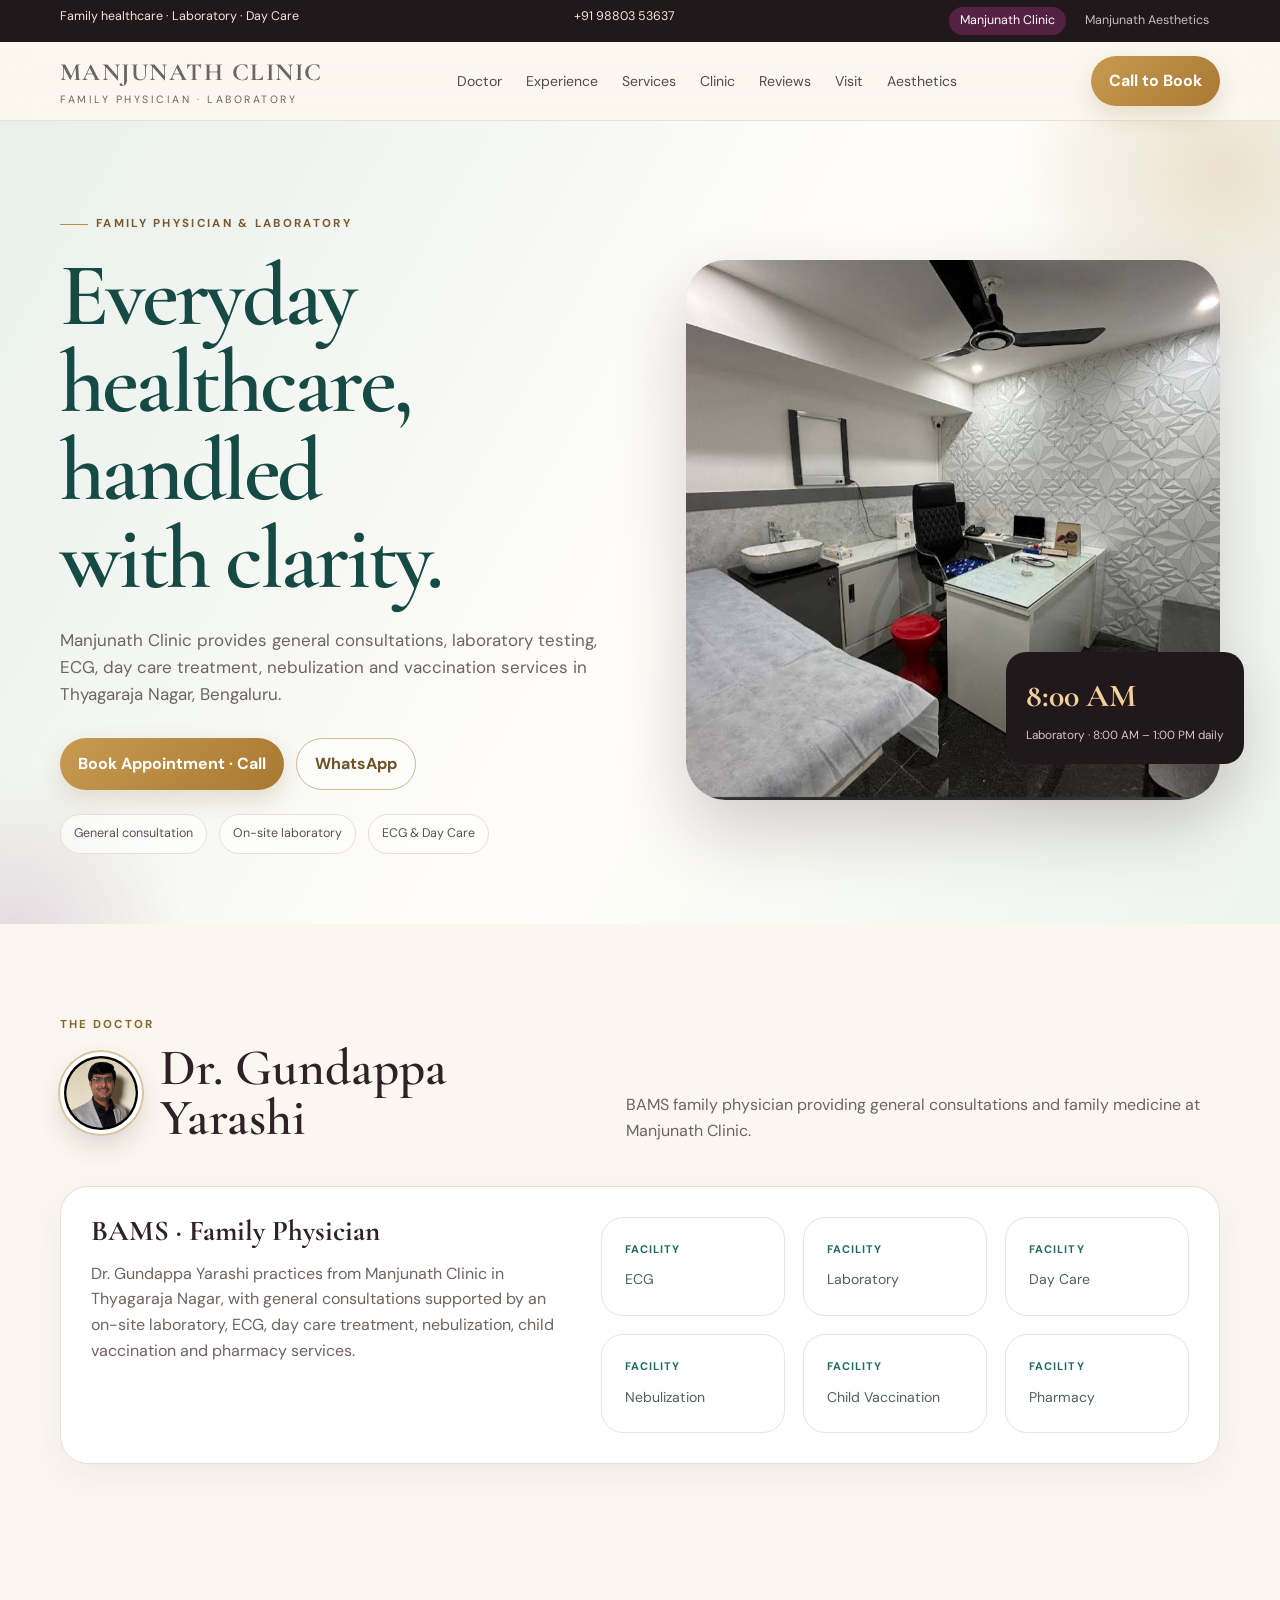
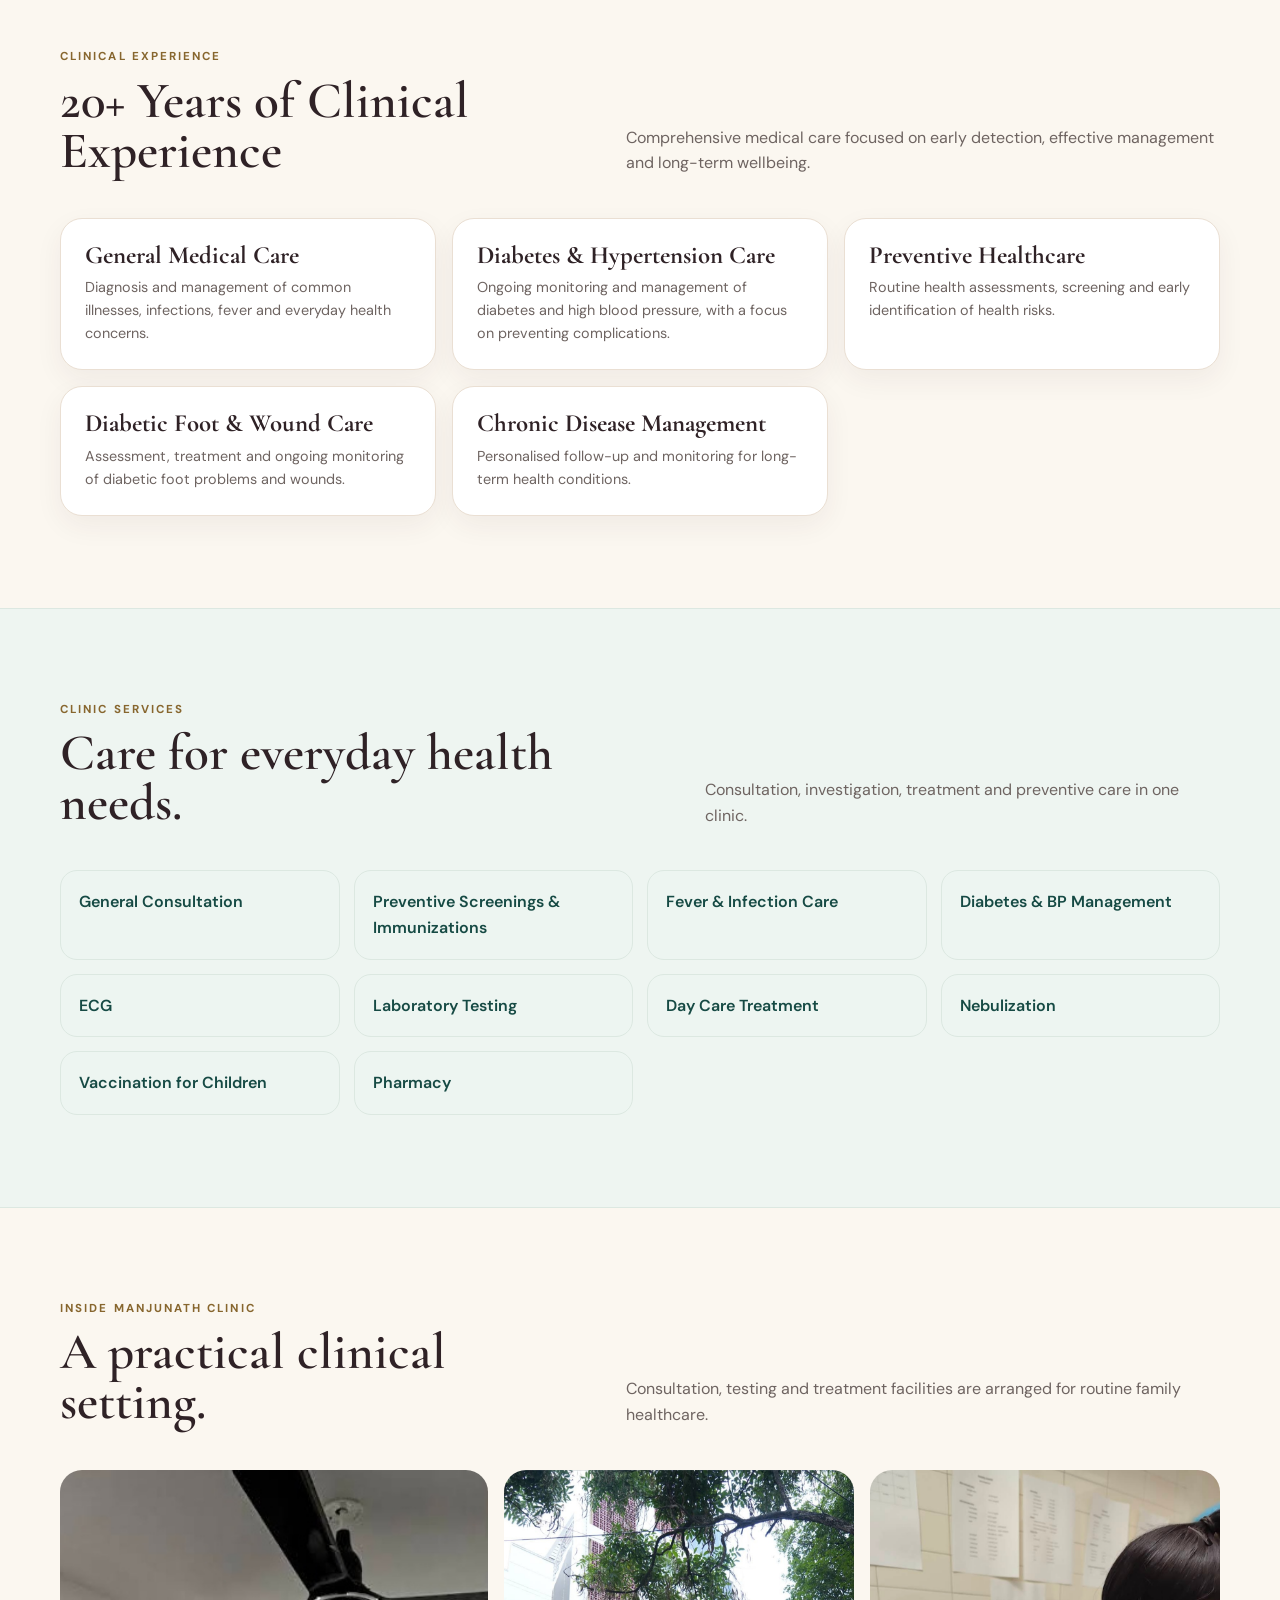
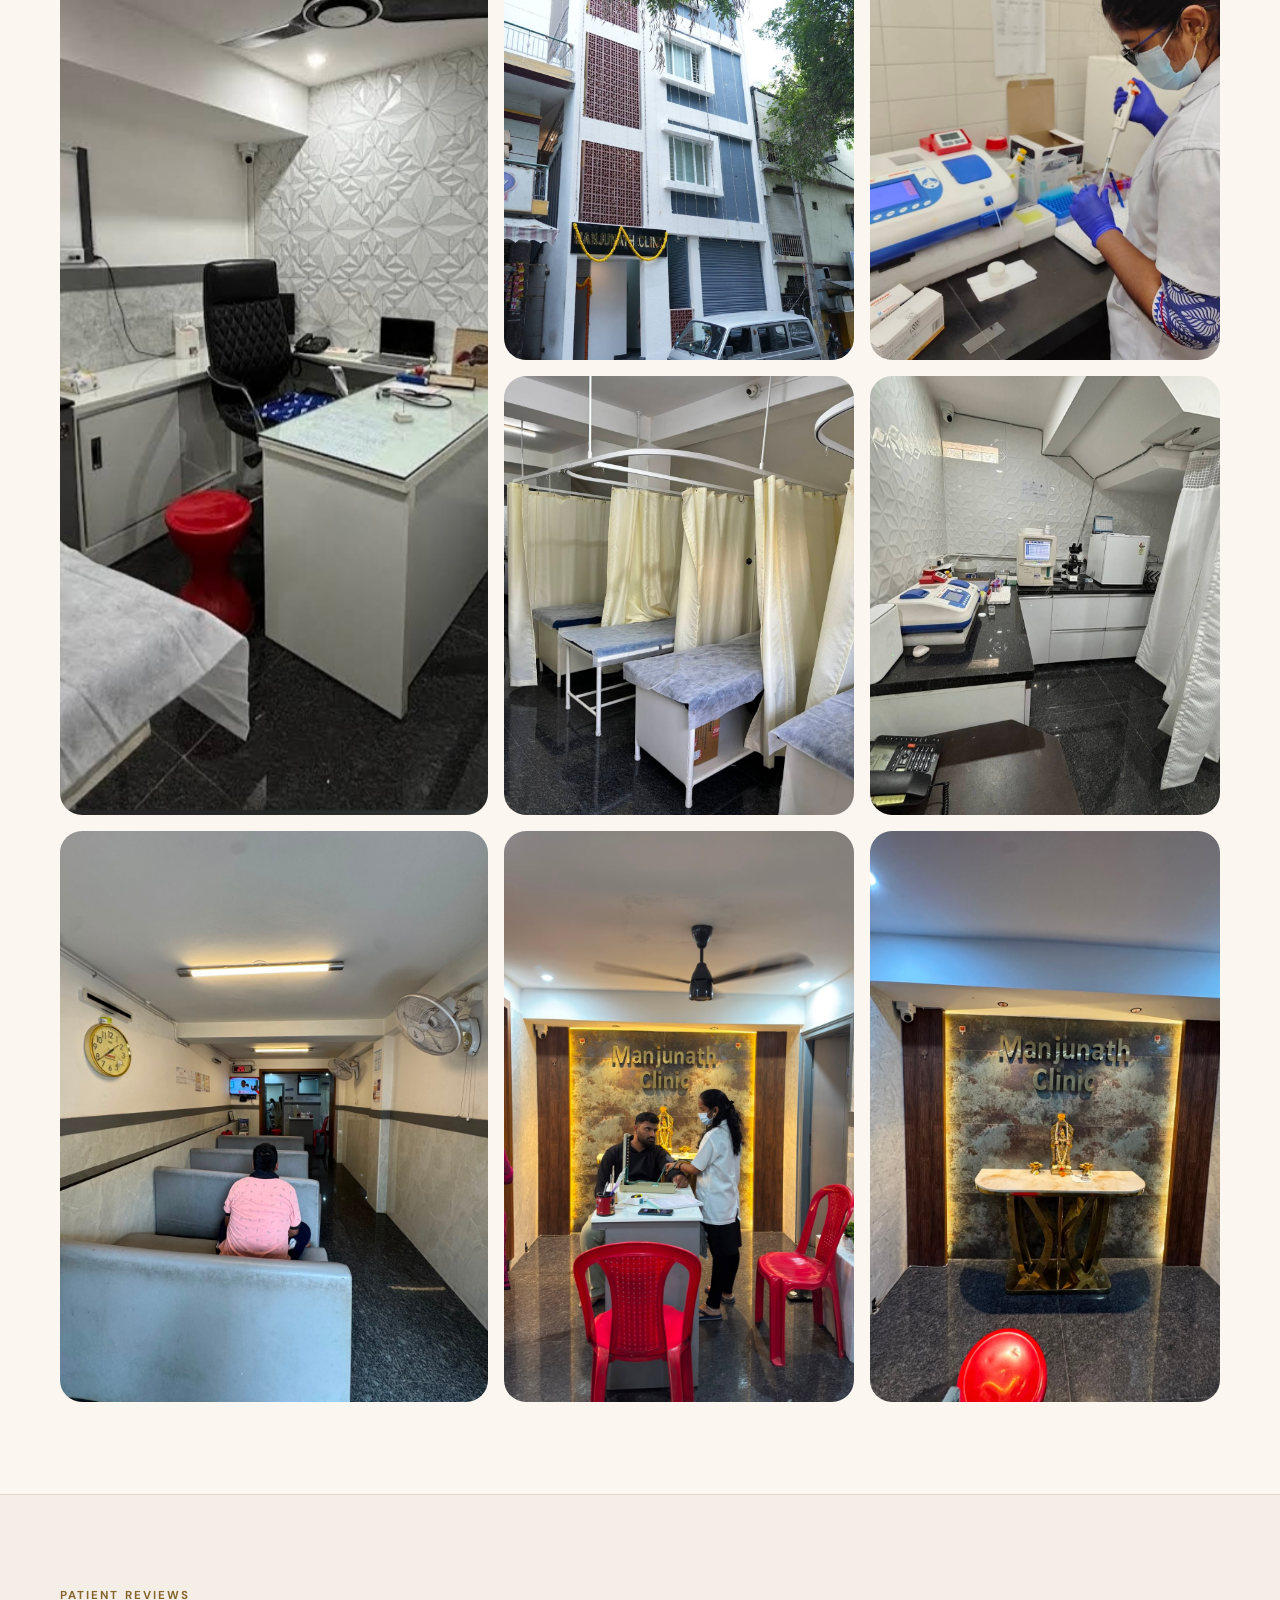
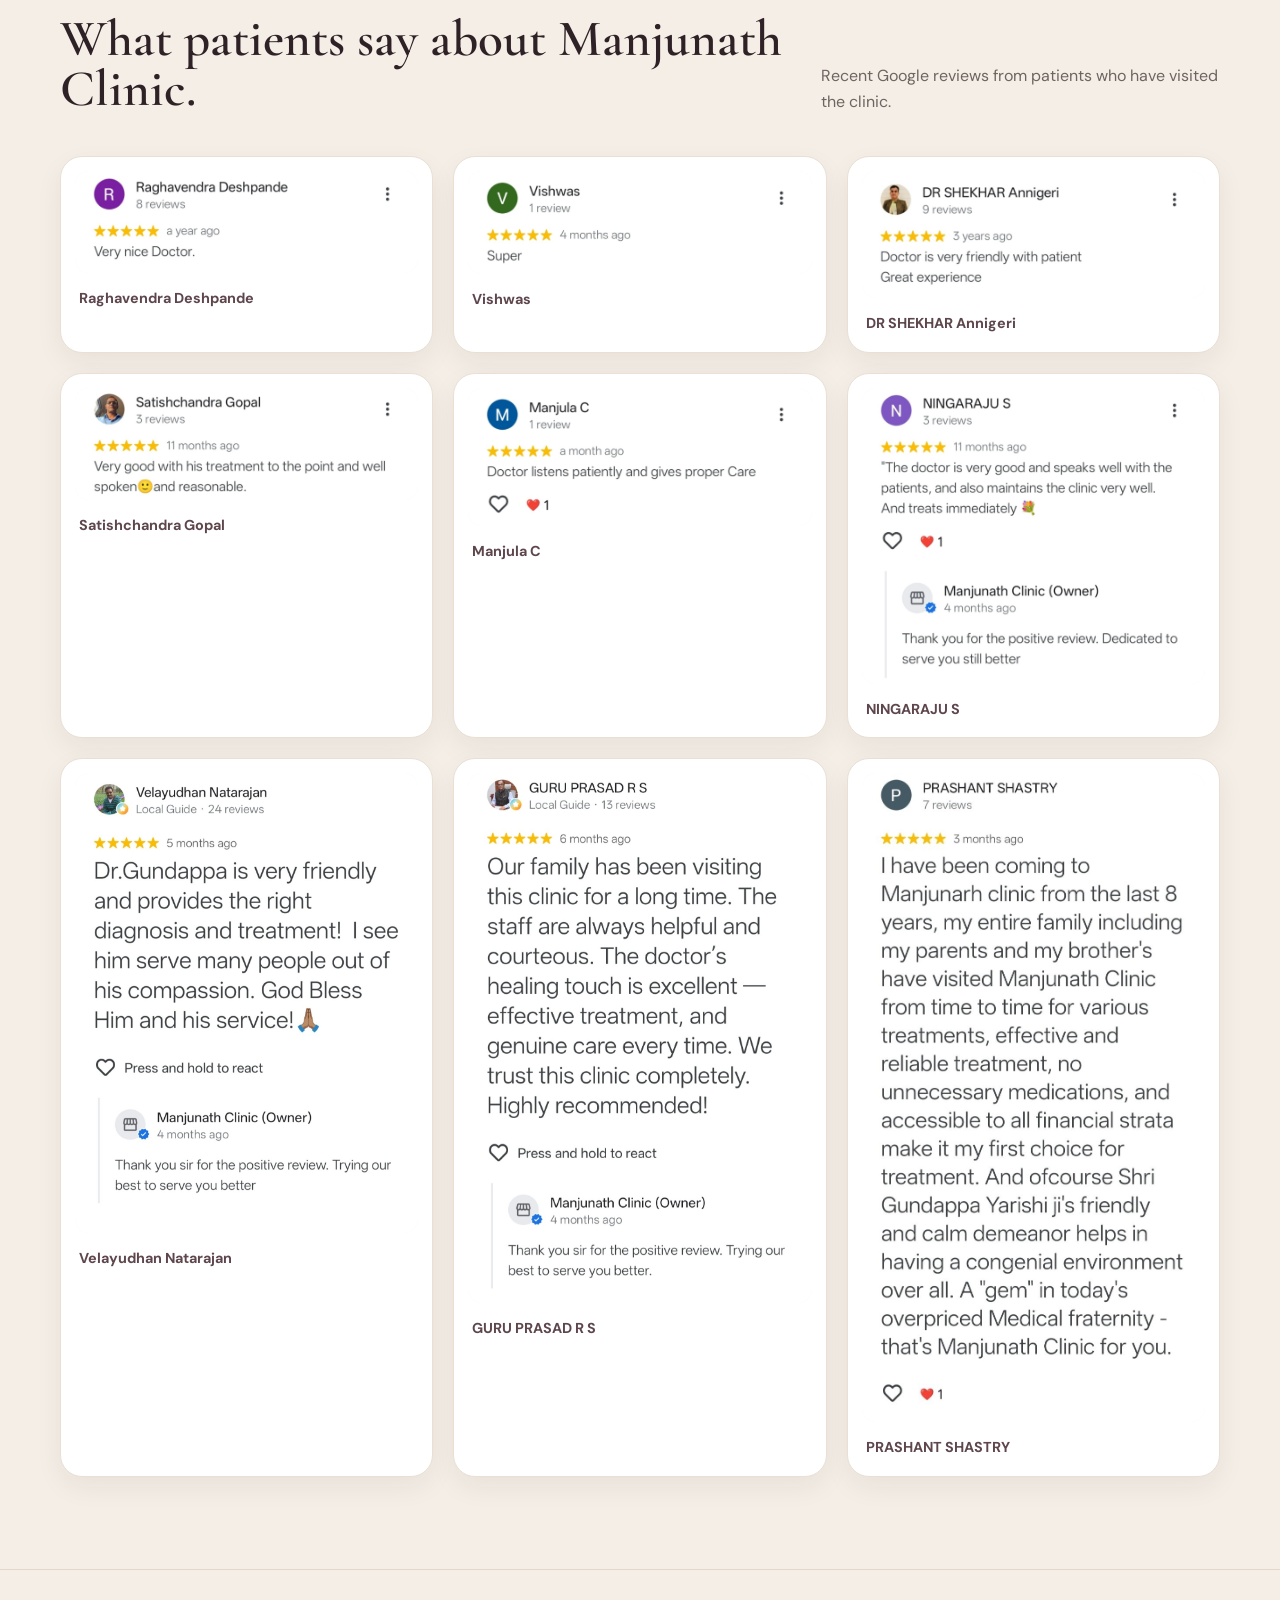
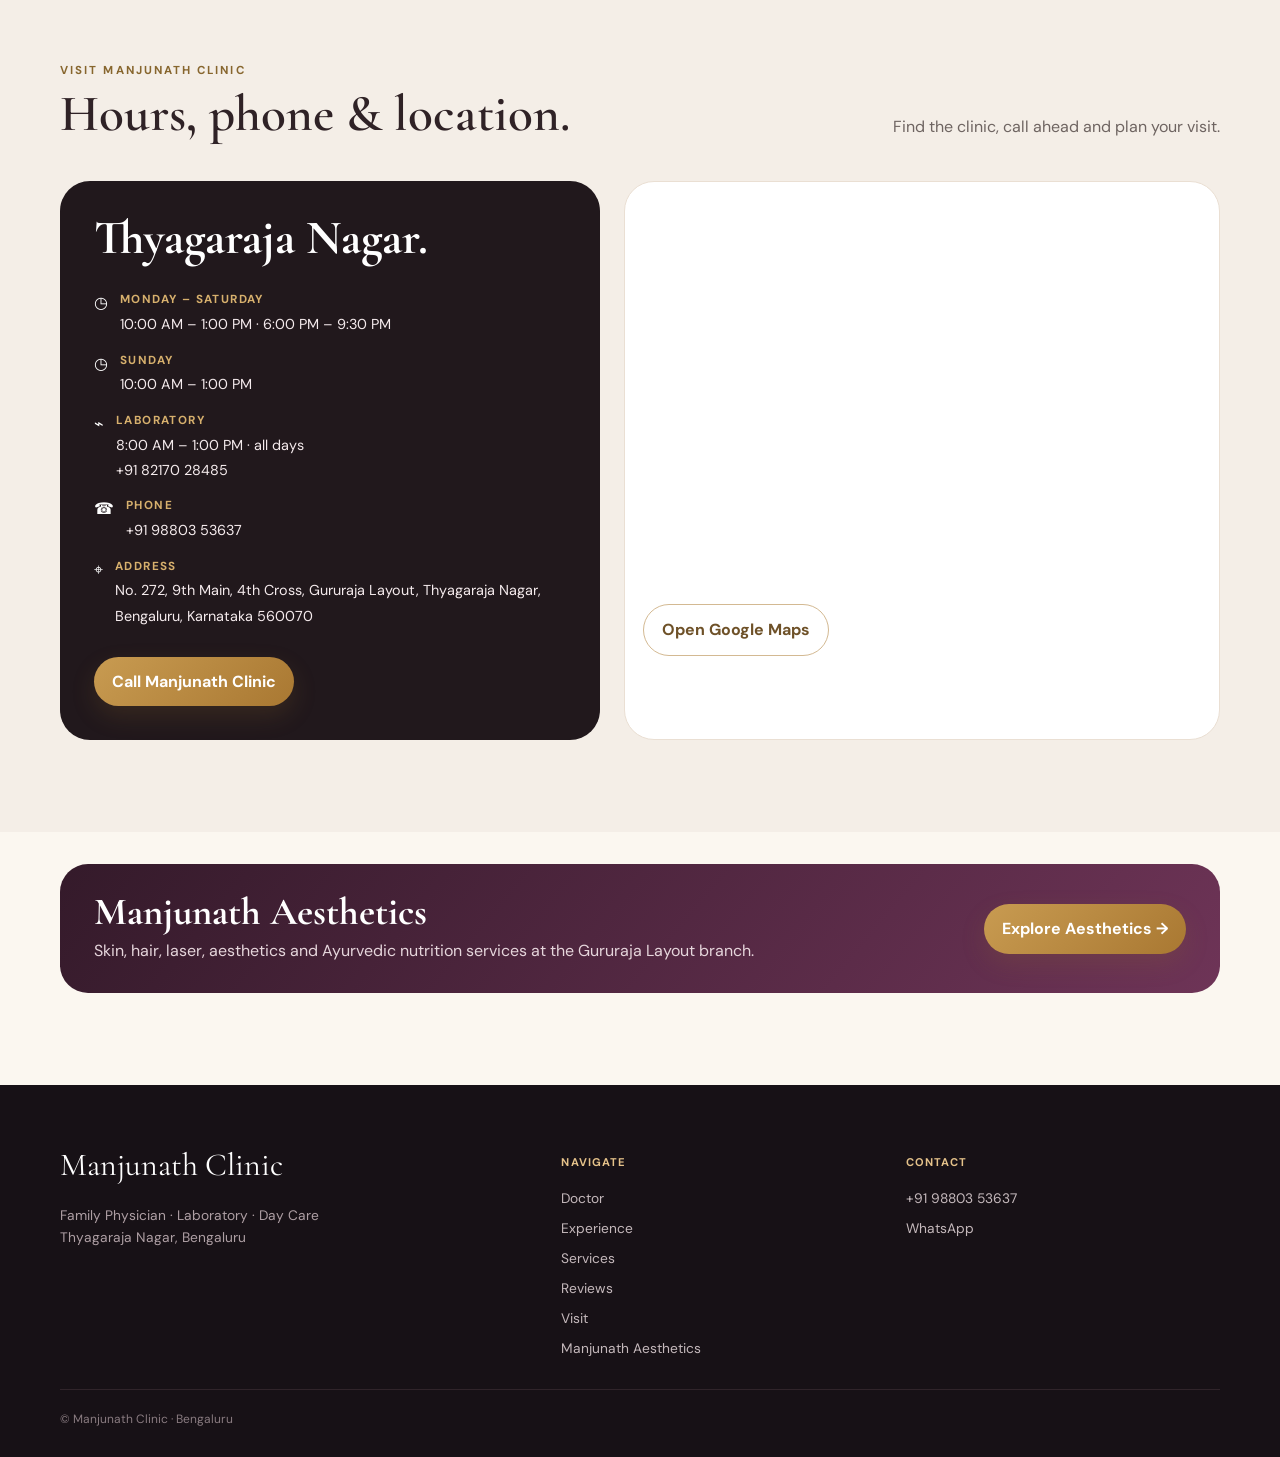
<file: index.html>
<!doctype html>
<html lang="en">
<head>
  <meta charset="utf-8">
  <meta name="viewport" content="width=device-width, initial-scale=1">
  <title>Manjunath Clinic | Family Physician & Laboratory | Bengaluru</title>
  <meta name="description" content="Manjunath Clinic in Thyagaraja Nagar, Bengaluru — general consultations, laboratory testing, ECG, day care, nebulization and vaccination services.">
  <link rel="stylesheet" href="styles.css">
</head>
<body data-page="clinic">
  <div class="utility"><div class="container"><span>Family healthcare · Laboratory · Day Care</span><span class="phone-top">+91 98803 53637</span><nav class="brand-switch"><a data-page-link="clinic" href="index.html">Manjunath Clinic</a><a data-page-link="aesthetics" href="aesthetics.html">Manjunath Aesthetics</a></nav></div></div>

  <header class="nav"><div class="container inner">
    <a class="wordmark" href="index.html">
      <span><strong>Manjunath Clinic</strong><span>Family Physician · Laboratory</span></span>
    </a>
    <nav class="navlinks"><a href="#about">Doctor</a><a href="#experience">Experience</a><a href="#services">Services</a><a href="#clinic">Clinic</a><a href="#reviews">Reviews</a><a href="#visit">Visit</a><a href="aesthetics.html">Aesthetics</a></nav>
    <a class="cta cta-gold" href="tel:+919880353637">Call to Book</a>
  </div></header>

  <main>
    <section class="hero clinic-hero"><div class="container hero-grid">
      <div class="reveal">
        <div class="eyebrow">Family Physician & Laboratory</div>
        <h1>Everyday healthcare, handled with clarity.</h1>
        <p class="lead">Manjunath Clinic provides general consultations, laboratory testing, ECG, day care treatment, nebulization and vaccination services in Thyagaraja Nagar, Bengaluru.</p>
        <div class="hero-actions"><a class="cta cta-gold" href="tel:+919880353637">Book Appointment · Call</a><a class="cta cta-outline" href="https://wa.me/919880353637" target="_blank" rel="noopener">WhatsApp</a></div>
        <div class="hero-badges"><span class="hero-badge">General consultation</span><span class="hero-badge">On-site laboratory</span><span class="hero-badge">ECG & Day Care</span></div>
      </div>
      <div class="hero-visual reveal"><div class="hero-logo-card"><div style="padding:14px 8px;text-align:center;color:#164a44;font-family:'Cormorant Garamond',serif;font-size:1.25rem;letter-spacing:.08em">MANJUNATH<br><span style="font-family:'DM Sans',sans-serif;font-size:.55rem;letter-spacing:.18em;color:#8c775b">CLINIC</span></div></div><div class="hero-photo"><img src="images/photo1.jpg" alt="Manjunath Clinic interior"></div><div class="floating-stat"><strong>8:00 AM</strong><span>Laboratory · 8:00 AM – 1:00 PM daily</span></div></div>
    </div></section>

    <section id="about"><div class="container reveal">
      <div class="section-head"><div><div class="kicker">The doctor</div><div class="doctor-heading"><img class="doctor-avatar" src="images/doctor.jpg" alt="Dr. Gundappa Yarashi"><h2>Dr. Gundappa Yarashi</h2></div></div><p>BAMS family physician providing general consultations and family medicine at Manjunath Clinic.</p></div>
      <div class="panel"><div class="split"><div><h3>BAMS · Family Physician</h3><p>Dr. Gundappa Yarashi practices from Manjunath Clinic in Thyagaraja Nagar, with general consultations supported by an on-site laboratory, ECG, day care treatment, nebulization, child vaccination and pharmacy services.</p></div><div class="clinic-cards"><div class="clinic-card"><b>Facility</b><span>ECG</span></div><div class="clinic-card"><b>Facility</b><span>Laboratory</span></div><div class="clinic-card"><b>Facility</b><span>Day Care</span></div><div class="clinic-card"><b>Facility</b><span>Nebulization</span></div><div class="clinic-card"><b>Facility</b><span>Child Vaccination</span></div><div class="clinic-card"><b>Facility</b><span>Pharmacy</span></div></div></div></div>
    </div></section>

    <section id="experience"><div class="container reveal">
      <div class="section-head"><div><div class="kicker">Clinical experience</div><h2>20+ Years of Clinical Experience</h2></div><p>Comprehensive medical care focused on early detection, effective management and long-term wellbeing.</p></div>
      <div class="clinic-experience-grid">
        <article class="experience-card"><h3>General Medical Care</h3><p>Diagnosis and management of common illnesses, infections, fever and everyday health concerns.</p></article>
        <article class="experience-card"><h3>Diabetes &amp; Hypertension Care</h3><p>Ongoing monitoring and management of diabetes and high blood pressure, with a focus on preventing complications.</p></article>
        <article class="experience-card"><h3>Preventive Healthcare</h3><p>Routine health assessments, screening and early identification of health risks.</p></article>
        <article class="experience-card"><h3>Diabetic Foot &amp; Wound Care</h3><p>Assessment, treatment and ongoing monitoring of diabetic foot problems and wounds.</p></article>
        <article class="experience-card"><h3>Chronic Disease Management</h3><p>Personalised follow-up and monitoring for long-term health conditions.</p></article>
      </div>
    </div></section>

    <section id="services" style="background:#eef5f1;border-block:1px solid #dce8e1"><div class="container reveal">
      <div class="section-head"><div><div class="kicker">Clinic services</div><h2>Care for everyday health needs.</h2></div><p>Consultation, investigation, treatment and preventive care in one clinic.</p></div>
      <div class="clinic-service-grid"><div class="clinic-service">General Consultation</div><div class="clinic-service">Preventive Screenings & Immunizations</div><div class="clinic-service">Fever & Infection Care</div><div class="clinic-service">Diabetes & BP Management</div><div class="clinic-service">ECG</div><div class="clinic-service">Laboratory Testing</div><div class="clinic-service">Day Care Treatment</div><div class="clinic-service">Nebulization</div><div class="clinic-service">Vaccination for Children</div><div class="clinic-service">Pharmacy</div></div>
    </div></section>

    <section id="clinic"><div class="container reveal">
      <div class="section-head"><div><div class="kicker">Inside Manjunath Clinic</div><h2>A practical clinical setting.</h2></div><p>Consultation, testing and treatment facilities are arranged for routine family healthcare.</p></div>
      <div class="gallery clinic-gallery"><div class="gallery-item tall"><img src="images/photo1.jpg" alt="Manjunath Clinic interior"></div><div class="gallery-item"><img src="images/photo2.jpg" alt="Manjunath Clinic treatment area"></div><div class="gallery-item"><img src="images/photo3.jpg" alt="Manjunath Clinic interior"></div><div class="gallery-item"><img src="images/photo4.jpg" alt="Manjunath Clinic interior"></div><div class="gallery-item"><img src="images/photo5.jpg" alt="Manjunath Clinic interior"></div><div class="gallery-item"><img src="images/clinic-photo-waiting-area.jpg" alt="Manjunath Clinic waiting area"></div><div class="gallery-item"><img src="images/clinic-photo-consultation-area.jpg" alt="Manjunath Clinic reception and consultation area"></div><div class="gallery-item"><img src="images/clinic-photo-entrance.jpg" alt="Manjunath Clinic entrance and reception feature wall"></div></div>
    </div></section>


    <section id="reviews" style="background:#f4eee7;border-block:1px solid #e2d8ce">
      <div class="container">
        <div class="section-head">
          <div><div class="kicker">Patient reviews</div><h2>What patients say about Manjunath Clinic.</h2></div>
          <p>Recent Google reviews from patients who have visited the clinic.</p>
        </div>
        <div class="clinic-reviews-grid">
          <article class="clinic-review-card"><img src="images2/clinic-review-01-raghavendra-deshpande.jpg" alt="Google review by Raghavendra Deshpande"><div class="review-meta"><strong>Raghavendra Deshpande</strong></div></article>
          <article class="clinic-review-card"><img src="images2/clinic-review-02-vishwas.jpg" alt="Google review by Vishwas"><div class="review-meta"><strong>Vishwas</strong></div></article>
          <article class="clinic-review-card"><img src="images2/clinic-review-03-dr-shekhar-annigeri.jpg" alt="Google review by DR SHEKHAR Annigeri"><div class="review-meta"><strong>DR SHEKHAR Annigeri</strong></div></article>
          <article class="clinic-review-card"><img src="images2/clinic-review-04-satishchandra-gopal.jpg" alt="Google review by Satishchandra Gopal"><div class="review-meta"><strong>Satishchandra Gopal</strong></div></article>
          <article class="clinic-review-card"><img src="images2/clinic-review-05-manjula-c.jpg" alt="Google review by Manjula C"><div class="review-meta"><strong>Manjula C</strong></div></article>
          <article class="clinic-review-card"><img src="images2/clinic-review-06-ningaraju-s.jpg" alt="Google review by NINGARAJU S"><div class="review-meta"><strong>NINGARAJU S</strong></div></article>
          <article class="clinic-review-card"><img src="images2/clinic-review-07-velayudhan-natarajan.jpg" alt="Google review by Velayudhan Natarajan"><div class="review-meta"><strong>Velayudhan Natarajan</strong></div></article>
          <article class="clinic-review-card"><img src="images2/clinic-review-08-guru-prasad-r-s.jpg" alt="Google review by GURU PRASAD R S"><div class="review-meta"><strong>GURU PRASAD R S</strong></div></article>
          <article class="clinic-review-card"><img src="images2/clinic-review-09-prashant-shastry.jpg" alt="Google review by PRASHANT SHASTRY"><div class="review-meta"><strong>PRASHANT SHASTRY</strong></div></article>
        </div>
      </div>
    </section>

    <section id="visit" style="background:#f4eee7"><div class="container reveal">
      <div class="section-head"><div><div class="kicker">Visit Manjunath Clinic</div><h2>Hours, phone & location.</h2></div><p>Find the clinic, call ahead and plan your visit.</p></div>
      <div class="contact-wrap"><div class="contact-card"><h2>Thyagaraja Nagar.</h2><div class="contact-list"><div class="contact-line"><div>◷</div><div><b>Monday – Saturday</b><span>10:00 AM – 1:00 PM · 6:00 PM – 9:30 PM</span></div></div><div class="contact-line"><div>◷</div><div><b>Sunday</b><span>10:00 AM – 1:00 PM</span></div></div><div class="contact-line"><div>⌁</div><div><b>Laboratory</b><span>8:00 AM – 1:00 PM · all days</span><a href="tel:+918217028485">+91 82170 28485</a></div></div><div class="contact-line"><div>☎</div><div><b>Phone</b><span>+91 98803 53637</span></div></div><div class="contact-line"><div>⌖</div><div><b>Address</b><span>No. 272, 9th Main, 4th Cross, Gururaja Layout, Thyagaraja Nagar, Bengaluru, Karnataka 560070</span></div></div></div><a class="cta cta-gold" href="tel:+919880353637">Call Manjunath Clinic</a></div><div class="map-card"><iframe src="https://maps.google.com/maps?q=Manjunath%20Clinic%20272%209th%20Main%204th%20Cross%20Gururaja%20Layout%20Thyagaraja%20Nagar%20Bengaluru&t=&z=15&ie=UTF8&iwloc=&output=embed" title="Manjunath Clinic map"></iframe><div class="map-actions"><a class="cta cta-outline" href="https://maps.google.com/?q=Manjunath%20Clinic%20272%209th%20Main%204th%20Cross%20Gururaja%20Layout%20Bengaluru" target="_blank" rel="noopener">Open Google Maps</a></div></div></div>
    </div></section>

    <section id="aesthetics" style="padding-top:32px"><div class="container reveal"><div class="switch-banner"><div><h3>Manjunath Aesthetics</h3><p>Skin, hair, laser, aesthetics and Ayurvedic nutrition services at the Gururaja Layout branch.</p></div><a class="cta cta-gold" href="aesthetics.html">Explore Aesthetics →</a></div></div></section>
  </main>

  <footer><div class="container foot-grid"><div><div class="foot-brand">Manjunath Clinic</div><p>Family Physician · Laboratory · Day Care<br>Thyagaraja Nagar, Bengaluru</p></div><div><h4>Navigate</h4><div class="foot-links"><a href="#about">Doctor</a><a href="#experience">Experience</a><a href="#services">Services</a><a href="#reviews">Reviews</a><a href="#visit">Visit</a><a href="aesthetics.html">Manjunath Aesthetics</a></div></div><div><h4>Contact</h4><div class="foot-links"><a href="tel:+919880353637">+91 98803 53637</a><a href="https://wa.me/919880353637" target="_blank" rel="noopener">WhatsApp</a></div></div></div><div class="container copyright">© Manjunath Clinic · Bengaluru</div></footer>
  <script src="script.js"></script>
</body>
</html>
</file>
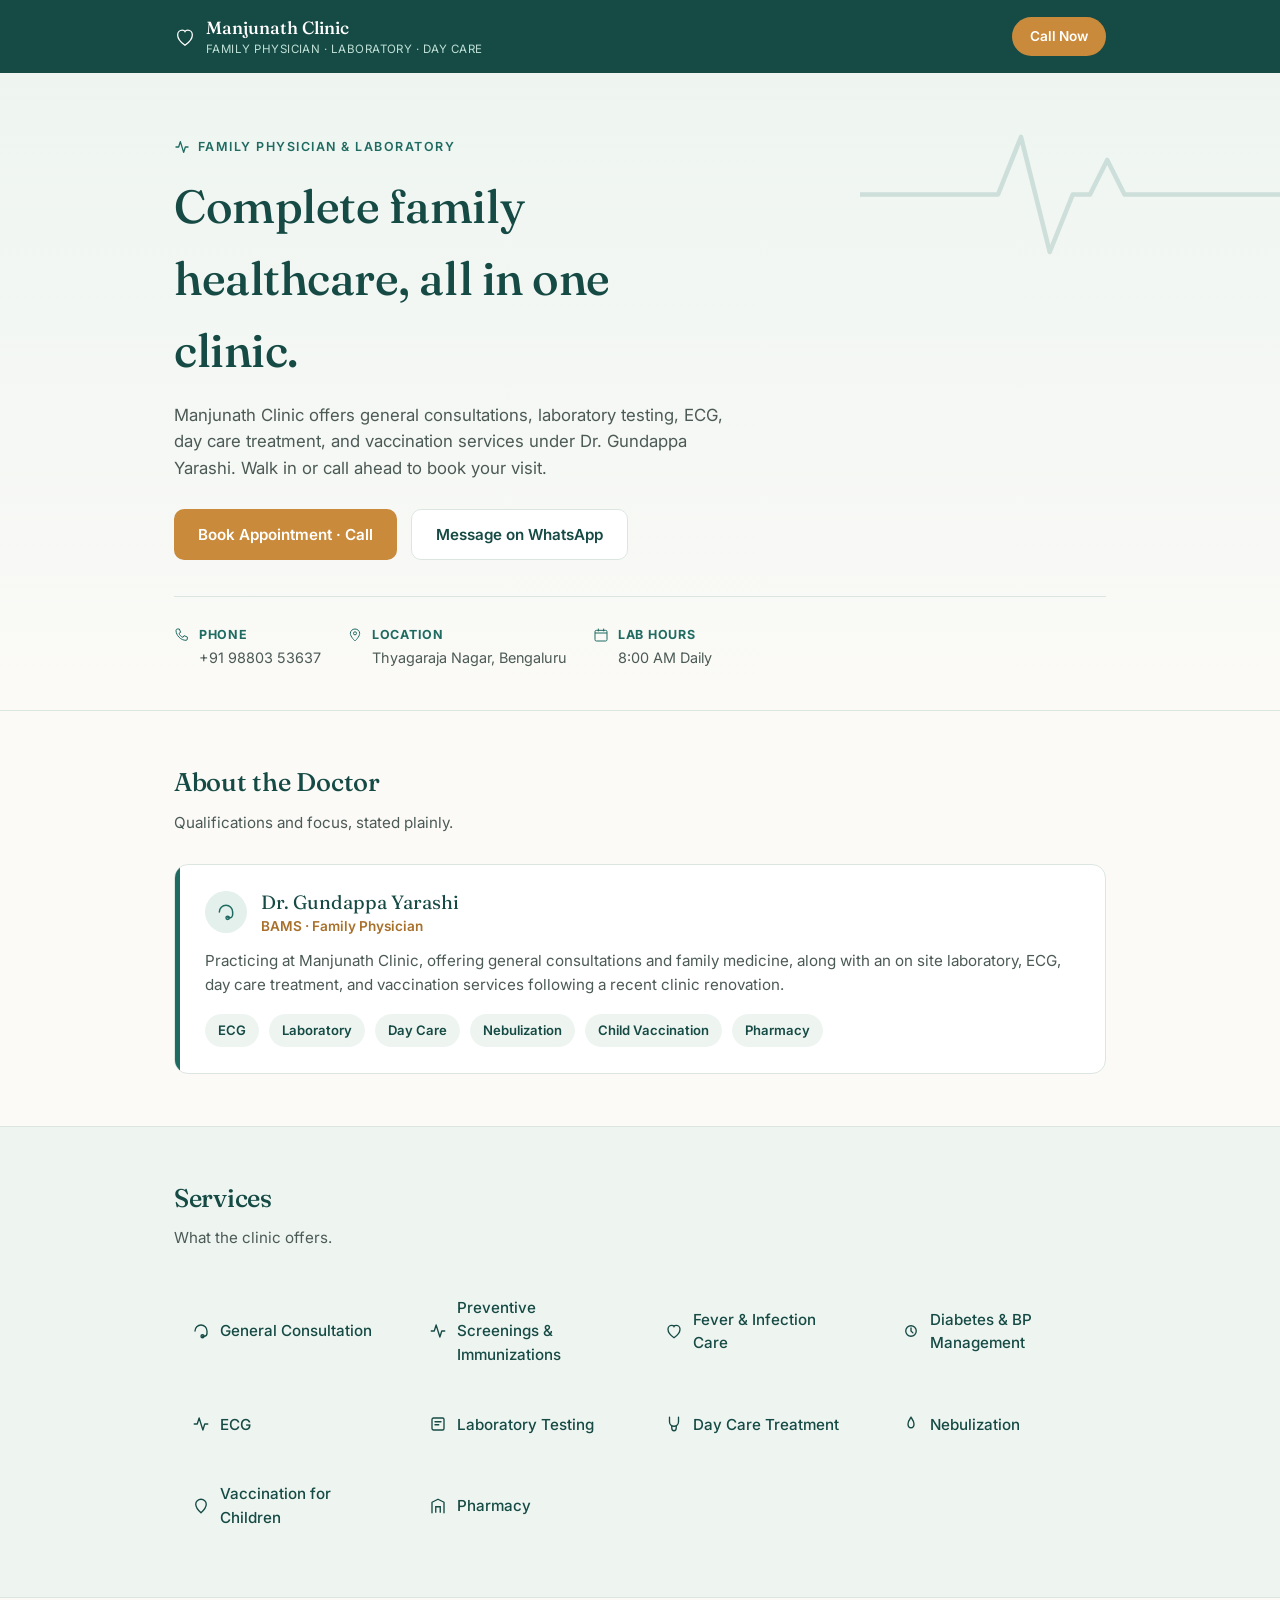
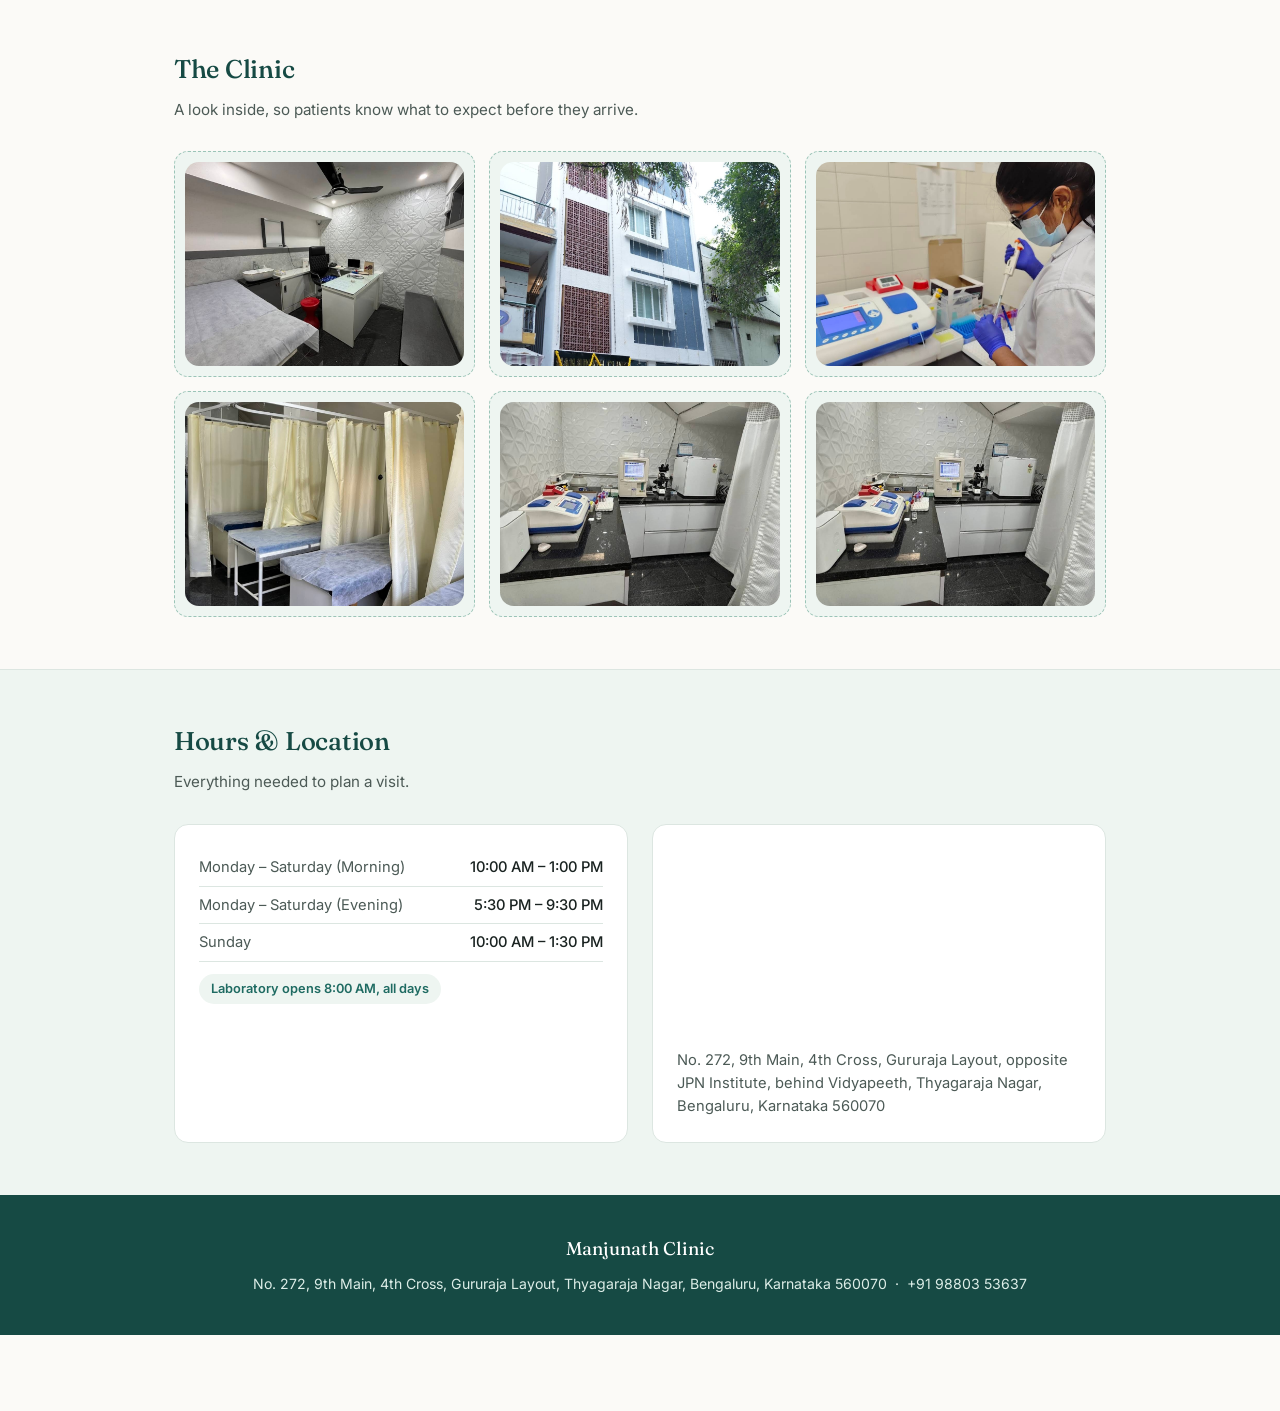
<file: Index.html>
<!DOCTYPE html>
<html lang="en">
<head>
<meta charset="UTF-8">
<meta name="viewport" content="width=device-width, initial-scale=1.0">
<title>Manjunath Clinic</title>
<link rel="preconnect" href="https://fonts.googleapis.com">
<link href="https://fonts.googleapis.com/css2?family=Fraunces:opsz,wght@9..144,400;9..144,500;9..144,600&family=Inter:wght@400;500;600;700&display=swap" rel="stylesheet">
<style>
  :root {
    --teal-deep: #164A44;
    --teal-mid: #1F6B62;
    --mint-bg: #EEF5F1;
    --paper: #FBFAF7;
    --ink: #1A2321;
    --ink-soft: #4C5A56;
    --amber: #C98A3B;
    --amber-deep: #A8702A;
    --line: #DCE6E1;
    --radius: 14px;
  }

  * { box-sizing: border-box; margin: 0; padding: 0; }
  html { scroll-behavior: smooth; }

  body {
    font-family: 'Inter', sans-serif;
    background: var(--paper);
    color: var(--ink);
    line-height: 1.55;
    padding-bottom: 76px;
  }

  h1, h2, h3 {
    font-family: 'Fraunces', serif;
    color: var(--teal-deep);
    letter-spacing: -0.01em;
  }

  a { color: inherit; }

  .wrap { max-width: 980px; margin: 0 auto; padding: 0 24px; }

  header.top { background: var(--teal-deep); color: #fff; padding: 14px 0; }
  header.top .wrap { display: flex; justify-content: space-between; align-items: center; gap: 12px; }
  header.top .brand { display: flex; align-items: center; gap: 10px; font-family: 'Fraunces', serif; font-size: 1.1rem; font-weight: 500; }
  header.top .brand span { display: block; font-family: 'Inter', sans-serif; font-size: 0.72rem; color: #BFE0D6; font-weight: 400; letter-spacing: 0.04em; text-transform: uppercase; }

  .call-pill {
    background: var(--amber);
    color: #fff;
    padding: 9px 18px;
    border-radius: 999px;
    font-size: 0.85rem;
    font-weight: 600;
    text-decoration: none;
    white-space: nowrap;
    transition: transform 0.2s ease;
    animation: pulseGlow 2.6s ease-in-out infinite;
  }
  .call-pill:hover { transform: translateY(-2px) scale(1.04); }

  .hero {
    position: relative;
    padding: 64px 0 40px;
    background: linear-gradient(180deg, var(--mint-bg) 0%, var(--paper) 100%);
    border-bottom: 1px solid var(--line);
    overflow: hidden;
    perspective: 1000px;
  }

  .pulse-bg {
    position: absolute;
    top: 18px;
    right: -40px;
    width: 460px;
    max-width: 60%;
    opacity: 0.16;
    pointer-events: none;
    animation: floatY 6s ease-in-out infinite;
  }

  .hero .inner {
    position: relative;
    z-index: 1;
    transition: transform 0.25s ease-out;
    will-change: transform;
  }

  @keyframes floatY { 0%, 100% { transform: translateY(0); } 50% { transform: translateY(-12px); } }
  @keyframes pulseGlow { 0%, 100% { box-shadow: 0 0 0 0 rgba(201,138,59,0.4); } 50% { box-shadow: 0 0 0 9px rgba(201,138,59,0); } }
  @media (prefers-reduced-motion: reduce) {
    .pulse-bg, .call-pill, .sticky-call a { animation: none !important; }
    .hero .inner { transition: none !important; transform: none !important; }
    * { transition: none !important; }
  }

  .hero .eyebrow { display: inline-flex; align-items: center; gap: 8px; font-size: 0.78rem; text-transform: uppercase; letter-spacing: 0.12em; color: var(--teal-mid); font-weight: 600; margin-bottom: 14px; }
  .hero h1 { font-size: clamp(2rem, 5vw, 2.9rem); font-weight: 500; max-width: 16ch; margin-bottom: 16px; }
  .hero p.lede { font-size: 1.05rem; color: var(--ink-soft); max-width: 52ch; margin-bottom: 28px; }

  .cta-row { display: flex; gap: 14px; flex-wrap: wrap; }

  .btn {
    display: inline-flex; align-items: center; gap: 8px; padding: 13px 24px; border-radius: 10px;
    font-weight: 600; font-size: 0.95rem; text-decoration: none;
    transition: transform 0.2s ease, box-shadow 0.2s ease;
  }
  .btn:hover { transform: translateY(-3px); }
  .btn-primary { background: var(--amber); color: #fff; }
  .btn-primary:hover { box-shadow: 0 12px 22px rgba(168,112,42,0.3); }
  .btn-secondary { background: #fff; color: var(--teal-deep); border: 1.5px solid var(--line); }
  .btn-secondary:hover { box-shadow: 0 10px 18px rgba(22,74,68,0.1); border-color: var(--teal-mid); }

  .strip { display: flex; flex-wrap: wrap; gap: 26px; margin-top: 36px; padding-top: 28px; border-top: 1px solid var(--line); font-size: 0.9rem; color: var(--ink-soft); }
  .strip .item { display: flex; align-items: flex-start; gap: 9px; }
  .strip svg { flex-shrink: 0; margin-top: 2px; }
  .strip div strong { display: block; color: var(--teal-mid); font-size: 0.78rem; text-transform: uppercase; letter-spacing: 0.06em; margin-bottom: 3px; }

  section { padding: 52px 0; }
  section h2 { font-size: 1.6rem; font-weight: 500; margin-bottom: 8px; }
  section .section-note { color: var(--ink-soft); font-size: 0.95rem; margin-bottom: 30px; max-width: 56ch; }

  .about-card {
    position: relative;
    background: #fff;
    border: 1px solid var(--line);
    border-radius: var(--radius);
    padding: 26px 26px 26px 30px;
    overflow: hidden;
    transition: transform 0.25s ease, box-shadow 0.25s ease;
  }
  .about-card::before { content: ""; position: absolute; left: 0; top: 0; bottom: 0; width: 5px; background: var(--teal-mid); }
  .about-card:hover { transform: translateY(-5px); box-shadow: 0 16px 30px rgba(22,74,68,0.12); }
  .about-card .top-row { display: flex; align-items: flex-start; gap: 14px; margin-bottom: 12px; }
  .about-card .icon-badge {
    width: 42px; height: 42px; border-radius: 999px; background: #E4F0EC;
    display: flex; align-items: center; justify-content: center; flex-shrink: 0;
    transition: transform 0.25s ease;
  }
  .about-card:hover .icon-badge { transform: scale(1.12) rotate(-4deg); }
  .about-card .name { font-family: 'Fraunces', serif; font-size: 1.2rem; color: var(--teal-deep); line-height: 1.2; }
  .about-card .qual { font-size: 0.85rem; color: var(--amber-deep); font-weight: 600; margin-top: 2px; }
  .about-card p { color: var(--ink-soft); font-size: 0.95rem; }

  .facility-badges { display: flex; flex-wrap: wrap; gap: 10px; margin-top: 18px; }
  .facility-badges span {
    background: var(--mint-bg); color: var(--teal-deep); font-size: 0.82rem; font-weight: 600;
    padding: 6px 13px; border-radius: 999px; transition: transform 0.2s ease, background 0.2s ease;
  }
  .facility-badges span:hover { transform: translateY(-2px); background: #DCEBE4; }

  .services-list { display: grid; grid-template-columns: repeat(auto-fit, minmax(200px, 1fr)); gap: 14px; }
  .service-item {
    display: flex; align-items: center; gap: 10px; background: var(--mint-bg); border-radius: var(--radius);
    padding: 16px 18px; font-size: 0.95rem; font-weight: 500; color: var(--teal-deep);
    transition: transform 0.2s ease, background 0.2s ease;
  }
  .service-item:hover { transform: translateY(-3px); background: #E2EFE9; }
  .service-item svg { flex-shrink: 0; transition: transform 0.2s ease; }
  .service-item:hover svg { transform: scale(1.1); }

  .gallery { display: grid; grid-template-columns: repeat(3, 1fr); gap: 14px; }
  .gallery .photo {
    aspect-ratio: 4 / 3; border-radius: var(--radius); background: var(--mint-bg);
    border: 1px dashed #9BC4B7; display: flex; align-items: center; justify-content: center;
    color: var(--teal-mid); font-size: 0.8rem; text-align: center; padding: 10px; overflow: hidden;
    transition: transform 0.25s ease, box-shadow 0.25s ease;
  }
  .gallery .photo:hover { transform: translateY(-4px); box-shadow: 0 14px 24px rgba(22,74,68,0.14); }
  .gallery img { width: 100%; height: 100%; object-fit: cover; border-radius: var(--radius); transition: transform 0.4s ease; }
  .gallery .photo:hover img { transform: scale(1.08); }

  .hours-location { display: grid; grid-template-columns: 1fr 1fr; gap: 24px; }
  .hours-card, .map-card { background: #fff; border: 1px solid var(--line); border-radius: var(--radius); padding: 24px; }
  .hours-card table { width: 100%; border-collapse: collapse; font-size: 0.92rem; }
  .hours-card td { padding: 7px 0; border-bottom: 1px solid var(--line); color: var(--ink-soft); }
  .hours-card td:last-child { text-align: right; color: var(--ink); font-weight: 500; }
  .hours-card .lab-note { display: inline-block; margin-top: 12px; font-size: 0.8rem; font-weight: 600; color: var(--teal-mid); background: var(--mint-bg); padding: 5px 12px; border-radius: 999px; }
  .map-card iframe { width: 100%; height: 180px; border: 0; border-radius: 10px; margin-bottom: 14px; }
  .map-card address { font-style: normal; color: var(--ink-soft); font-size: 0.92rem; }

  footer { background: var(--teal-deep); color: #DCEDE7; padding: 40px 0; text-align: center; font-size: 0.88rem; }
  footer .brand { font-family: 'Fraunces', serif; color: #fff; font-size: 1.15rem; margin-bottom: 10px; }

  .sticky-call { display: none; position: fixed; bottom: 0; left: 0; right: 0; background: var(--teal-deep); padding: 12px 16px; z-index: 50; box-shadow: 0 -4px 14px rgba(0,0,0,0.12); }
  .sticky-call a { display: block; text-align: center; background: var(--amber); color: #fff; padding: 13px; border-radius: 10px; font-weight: 600; text-decoration: none; font-size: 0.95rem; }

  @media (max-width: 640px) {
    .hours-location { grid-template-columns: 1fr; }
    .gallery { grid-template-columns: repeat(2, 1fr); }
    .sticky-call { display: block; }
    body { padding-bottom: 78px; }
    header.top .call-pill { display: none; }
    .pulse-bg { top: -10px; opacity: 0.12; }
  }
</style>
</head>
<body>

<header class="top">
  <div class="wrap">
    <div class="brand">
      <svg width="22" height="22" viewBox="0 0 24 24" fill="none" xmlns="http://www.w3.org/2000/svg"><path d="M12 21C12 21 4 15.5 4 9.8C4 6.6 6.4 4.5 9 4.5C10.5 4.5 11.6 5.2 12 6C12.4 5.2 13.5 4.5 15 4.5C17.6 4.5 20 6.6 20 9.8C20 15.5 12 21 12 21Z" stroke="#fff" stroke-width="1.4"/></svg>
      <div>Manjunath Clinic<span>Family Physician · Laboratory · Day Care</span></div>
    </div>
    <a class="call-pill" href="tel:+919880353637">Call Now</a>
  </div>
</header>

<section class="hero">
  <svg class="pulse-bg" viewBox="0 0 400 160" fill="none" xmlns="http://www.w3.org/2000/svg">
    <path d="M0 90 H120 L140 40 L165 140 L185 90 L200 90 L215 60 L230 90 H400" stroke="#1F6B62" stroke-width="4" fill="none" stroke-linecap="round" stroke-linejoin="round"/>
  </svg>
  <div class="wrap inner">
    <div class="eyebrow">
      <svg width="16" height="16" viewBox="0 0 24 24" fill="none"><path d="M3 12H7L9.5 4L14.5 20L17 12H21" stroke="#1F6B62" stroke-width="2" stroke-linecap="round" stroke-linejoin="round"/></svg>
      Family Physician &amp; Laboratory
    </div>
    <h1>Complete family healthcare, all in one clinic.</h1>
    <p class="lede">Manjunath Clinic offers general consultations, laboratory testing, ECG, day care treatment, and vaccination services under Dr. Gundappa Yarashi. Walk in or call ahead to book your visit.</p>
    <div class="cta-row">
      <a class="btn btn-primary" href="tel:+919880353637">Book Appointment · Call</a>
      <a class="btn btn-secondary" href="https://wa.me/919880353637" target="_blank" rel="noopener">Message on WhatsApp</a>
    </div>
    <div class="strip">
      <div class="item">
        <svg width="16" height="16" viewBox="0 0 24 24" fill="none"><path d="M3 5C3 3.9 3.9 3 5 3H8L10 8L7.5 9.5C8.5 12.5 10.5 14.5 13.5 15.5L15 13L20 15V18C20 19.1 19.1 20 18 20C10.3 20 3 12.7 3 5Z" stroke="#1F6B62" stroke-width="1.5"/></svg>
        <div><strong>Phone</strong>+91 98803 53637</div>
      </div>
      <div class="item">
        <svg width="16" height="16" viewBox="0 0 24 24" fill="none"><path d="M12 21C12 21 19 14.5 19 9.5C19 5.9 15.9 3 12 3C8.1 3 5 5.9 5 9.5C5 14.5 12 21 12 21Z" stroke="#1F6B62" stroke-width="1.5"/><circle cx="12" cy="9.5" r="2.3" stroke="#1F6B62" stroke-width="1.5"/></svg>
        <div><strong>Location</strong>Thyagaraja Nagar, Bengaluru</div>
      </div>
      <div class="item">
        <svg width="16" height="16" viewBox="0 0 24 24" fill="none"><rect x="3" y="5" width="18" height="16" rx="2" stroke="#1F6B62" stroke-width="1.5"/><path d="M3 9H21" stroke="#1F6B62" stroke-width="1.5"/><path d="M8 3V6" stroke="#1F6B62" stroke-width="1.5" stroke-linecap="round"/><path d="M16 3V6" stroke="#1F6B62" stroke-width="1.5" stroke-linecap="round"/></svg>
        <div><strong>Lab Hours</strong>8:00 AM Daily</div>
      </div>
    </div>
  </div>
</section>

<section id="about">
  <div class="wrap">
    <h2>About the Doctor</h2>
    <p class="section-note">Qualifications and focus, stated plainly.</p>
    <div class="about-card">
      <div class="top-row">
        <div class="icon-badge"><svg viewBox="0 0 24 24" fill="none" width="20" height="20"><path d="M4 12C4 7.6 7.6 4 12 4C16.4 4 20 7.6 20 12V15C20 17.2 18.2 19 16 19H14" stroke="#1F6B62" stroke-width="1.8" stroke-linecap="round"/><circle cx="14" cy="19" r="2" stroke="#1F6B62" stroke-width="1.8"/></svg></div>
        <div>
          <div class="name">Dr. Gundappa Yarashi</div>
          <div class="qual">BAMS · Family Physician</div>
        </div>
      </div>
      <p>Practicing at Manjunath Clinic, offering general consultations and family medicine, along with an on site laboratory, ECG, day care treatment, and vaccination services following a recent clinic renovation.</p>
      <div class="facility-badges">
        <span>ECG</span>
        <span>Laboratory</span>
        <span>Day Care</span>
        <span>Nebulization</span>
        <span>Child Vaccination</span>
        <span>Pharmacy</span>
      </div>
    </div>
  </div>
</section>

<section id="services" style="background:var(--mint-bg); border-top:1px solid var(--line); border-bottom:1px solid var(--line);">
  <div class="wrap">
    <h2>Services</h2>
    <p class="section-note">What the clinic offers.</p>
    <div class="services-list">
      <div class="service-item"><svg width="18" height="18" viewBox="0 0 24 24" fill="none"><path d="M4 12C4 7.6 7.6 4 12 4C16.4 4 20 7.6 20 12V15C20 17.2 18.2 19 16 19H14" stroke="#164A44" stroke-width="1.8" stroke-linecap="round"/><circle cx="14" cy="19" r="2" stroke="#164A44" stroke-width="1.8"/></svg>General Consultation</div>
      <div class="service-item"><svg width="18" height="18" viewBox="0 0 24 24" fill="none"><path d="M3 12H7L9.5 4L14.5 20L17 12H21" stroke="#164A44" stroke-width="1.8" stroke-linecap="round" stroke-linejoin="round"/></svg>Preventive Screenings &amp; Immunizations</div>
      <div class="service-item"><svg width="18" height="18" viewBox="0 0 24 24" fill="none"><path d="M12 21C12 21 4 15.5 4 9.8C4 6.6 6.4 4.5 9 4.5C10.5 4.5 11.6 5.2 12 6C12.4 5.2 13.5 4.5 15 4.5C17.6 4.5 20 6.6 20 9.8C20 15.5 12 21 12 21Z" stroke="#164A44" stroke-width="1.8"/></svg>Fever &amp; Infection Care</div>
      <div class="service-item"><svg width="18" height="18" viewBox="0 0 24 24" fill="none"><circle cx="12" cy="12" r="7" stroke="#164A44" stroke-width="1.8"/><path d="M12 8V12L14.5 14.5" stroke="#164A44" stroke-width="1.8" stroke-linecap="round"/></svg>Diabetes &amp; BP Management</div>
      <div class="service-item"><svg width="18" height="18" viewBox="0 0 24 24" fill="none"><path d="M3 12H7L9.5 4L14.5 20L17 12H21" stroke="#164A44" stroke-width="1.8" stroke-linecap="round" stroke-linejoin="round"/></svg>ECG</div>
      <div class="service-item"><svg width="18" height="18" viewBox="0 0 24 24" fill="none"><rect x="4" y="4" width="16" height="16" rx="2" stroke="#164A44" stroke-width="1.8"/><path d="M8 9H16M8 13H13" stroke="#164A44" stroke-width="1.8" stroke-linecap="round"/></svg>Laboratory Testing</div>
      <div class="service-item"><svg width="18" height="18" viewBox="0 0 24 24" fill="none"><path d="M6 3V9C6 12.3 8.7 15 12 15C15.3 15 18 12.3 18 9V3" stroke="#164A44" stroke-width="1.8" stroke-linecap="round"/><path d="M9 15V17C9 19.2 10.3 21 12 21C13.7 21 15 19.2 15 17V15" stroke="#164A44" stroke-width="1.8" stroke-linecap="round"/></svg>Day Care Treatment</div>
      <div class="service-item"><svg width="18" height="18" viewBox="0 0 24 24" fill="none"><path d="M12 3C10 6 8 8.5 8 12C8 15 10 17 12 17C14 17 16 15 16 12C16 8.5 14 6 12 3Z" stroke="#164A44" stroke-width="1.8"/></svg>Nebulization</div>
      <div class="service-item"><svg width="18" height="18" viewBox="0 0 24 24" fill="none"><path d="M12 21C12 21 19 14.5 19 9.5C19 5.9 15.9 3 12 3C8.1 3 5 5.9 5 9.5C5 14.5 12 21 12 21Z" stroke="#164A44" stroke-width="1.8"/></svg>Vaccination for Children</div>
      <div class="service-item"><svg width="18" height="18" viewBox="0 0 24 24" fill="none"><path d="M4 21V7L12 3L20 7V21" stroke="#164A44" stroke-width="1.8" stroke-linecap="round" stroke-linejoin="round"/><path d="M9 21V13H15V21" stroke="#164A44" stroke-width="1.8"/></svg>Pharmacy</div>
    </div>
  </div>
</section>

<section id="gallery">
  <div class="wrap">
    <h2>The Clinic</h2>
    <p class="section-note">A look inside, so patients know what to expect before they arrive.</p>
    <div class="gallery">
      <div class="photo"><img src="images/photo1.jpg" alt="Clinic photo" onerror="this.style.display='none'; this.parentElement.innerText='Add images/photo1.jpg';"></div>
      <div class="photo"><img src="images/photo2.jpg" alt="Clinic photo" onerror="this.style.display='none'; this.parentElement.innerText='Add images/photo2.jpg';"></div>
      <div class="photo"><img src="images/photo3.jpg" alt="Clinic photo" onerror="this.style.display='none'; this.parentElement.innerText='Add images/photo3.jpg';"></div>
      <div class="photo"><img src="images/photo4.jpg" alt="Clinic photo" onerror="this.style.display='none'; this.parentElement.innerText='Add images/photo4.jpg';"></div>
      <div class="photo"><img src="images/photo5.jpg" alt="Clinic photo" onerror="this.style.display='none'; this.parentElement.innerText='Add images/photo5.jpg';"></div>
      <div class="photo"><img src="images/photo6.jpg" alt="Clinic photo" onerror="this.style.display='none'; this.parentElement.innerText='Add images/photo6.jpg';"></div>
    </div>
  </div>
</section>

<section id="visit" style="background:var(--mint-bg); border-top:1px solid var(--line);">
  <div class="wrap">
    <h2>Hours &amp; Location</h2>
    <p class="section-note">Everything needed to plan a visit.</p>
    <div class="hours-location">
      <div class="hours-card">
        <table>
          <tr><td>Monday – Saturday (Morning)</td><td>10:00 AM – 1:00 PM</td></tr>
          <tr><td>Monday – Saturday (Evening)</td><td>5:30 PM – 9:30 PM</td></tr>
          <tr><td>Sunday</td><td>10:00 AM – 1:30 PM</td></tr>
        </table>
        <span class="lab-note">Laboratory opens 8:00 AM, all days</span>
      </div>
      <div class="map-card">
        <iframe loading="lazy" src="https://maps.google.com/maps?q=Manjunath%20Clinic%20272%209th%20Main%204th%20Cross%20Gururaja%20Layout%20Thyagaraja%20Nagar%20Bengaluru&t=&z=15&ie=UTF8&iwloc=&output=embed"></iframe>
        <address>No. 272, 9th Main, 4th Cross, Gururaja Layout, opposite JPN Institute, behind Vidyapeeth, Thyagaraja Nagar, Bengaluru, Karnataka 560070</address>
      </div>
    </div>
  </div>
</section>

<footer>
  <div class="wrap">
    <div class="brand">Manjunath Clinic</div>
    <p>No. 272, 9th Main, 4th Cross, Gururaja Layout, Thyagaraja Nagar, Bengaluru, Karnataka 560070 &nbsp;·&nbsp; +91 98803 53637</p>
  </div>
</footer>

<div class="sticky-call">
  <a href="tel:+919880353637">Call to Book Appointment</a>
</div>

<script>
(function () {
  var hero = document.querySelector('.hero');
  var inner = document.querySelector('.hero .inner');
  if (!hero || !inner) return;
  if (window.matchMedia('(prefers-reduced-motion: reduce)').matches) return;
  if (!window.matchMedia('(pointer: fine)').matches) return;

  hero.addEventListener('mousemove', function (e) {
    var rect = hero.getBoundingClientRect();
    var x = (e.clientX - rect.left) / rect.width - 0.5;
    var y = (e.clientY - rect.top) / rect.height - 0.5;
    inner.style.transform = 'perspective(1000px) rotateY(' + (x * 3) + 'deg) rotateX(' + (y * -3) + 'deg)';
  });

  hero.addEventListener('mouseleave', fun
</file>
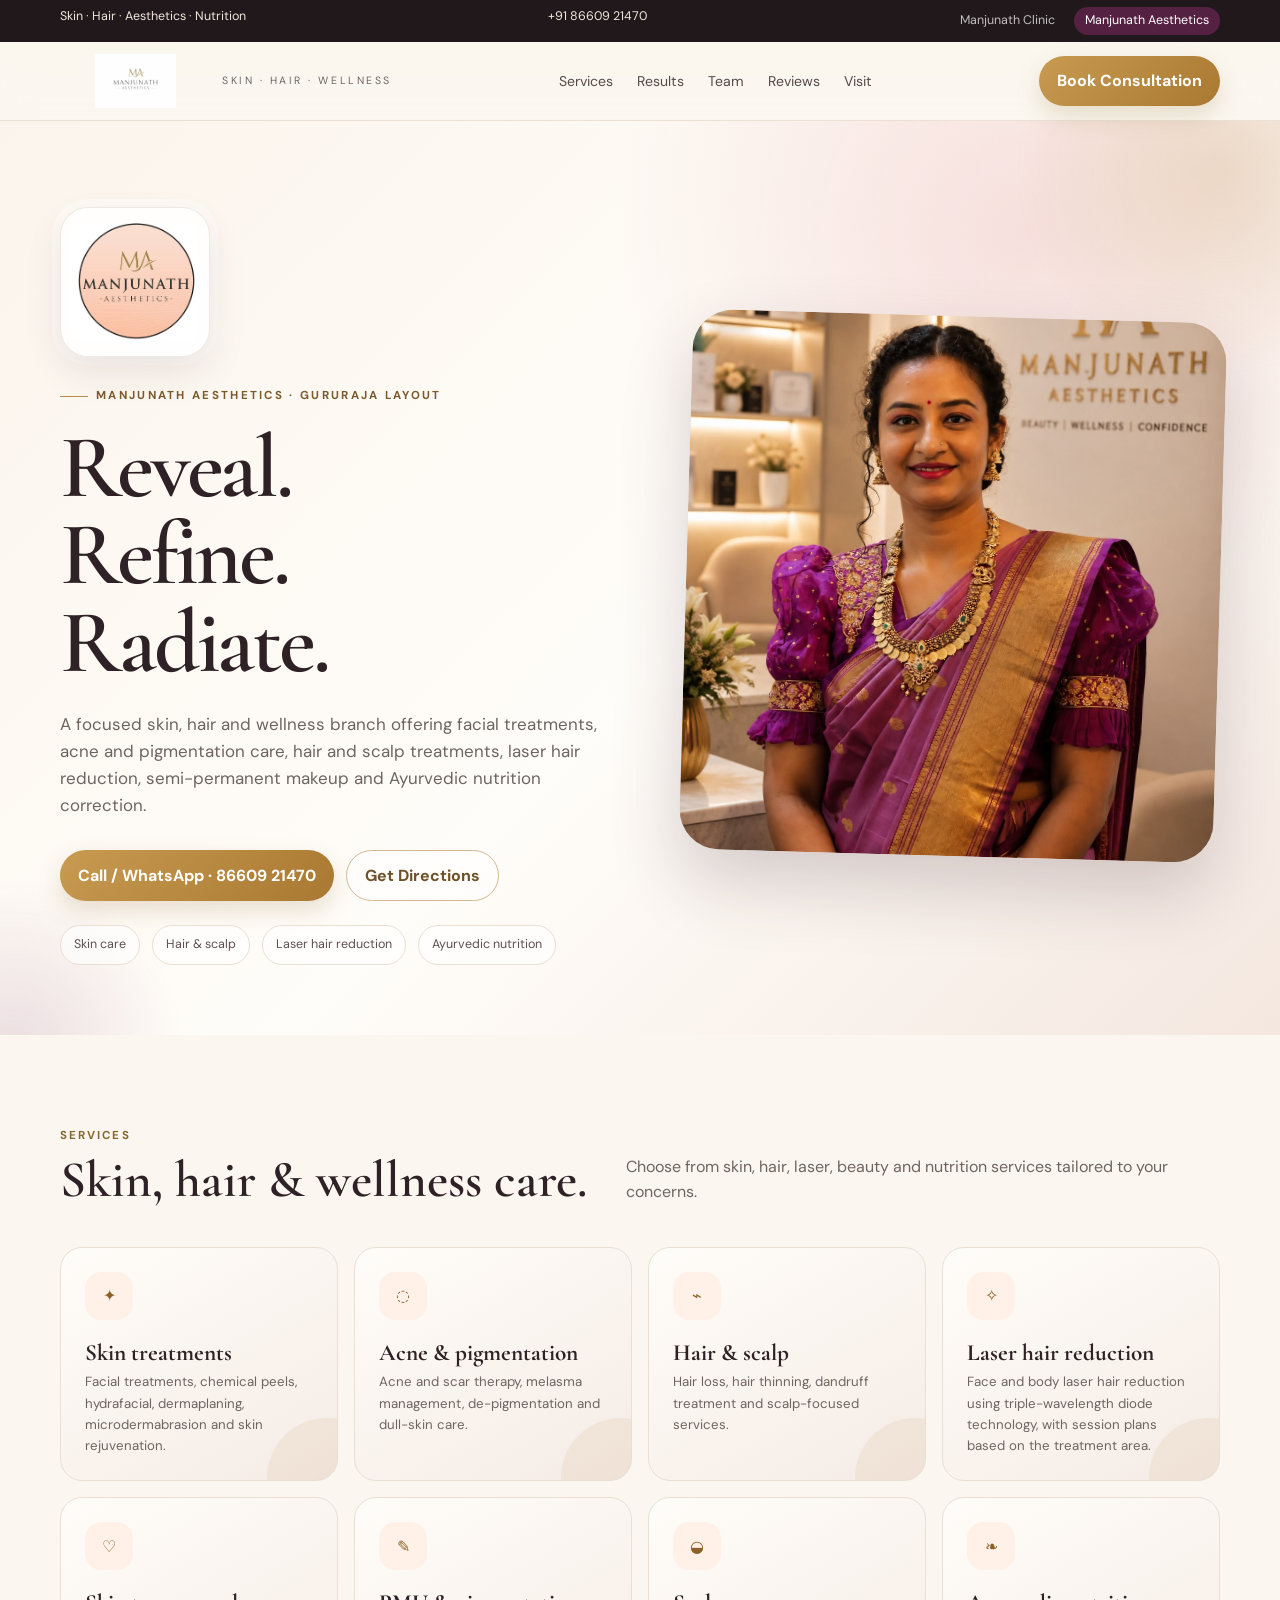
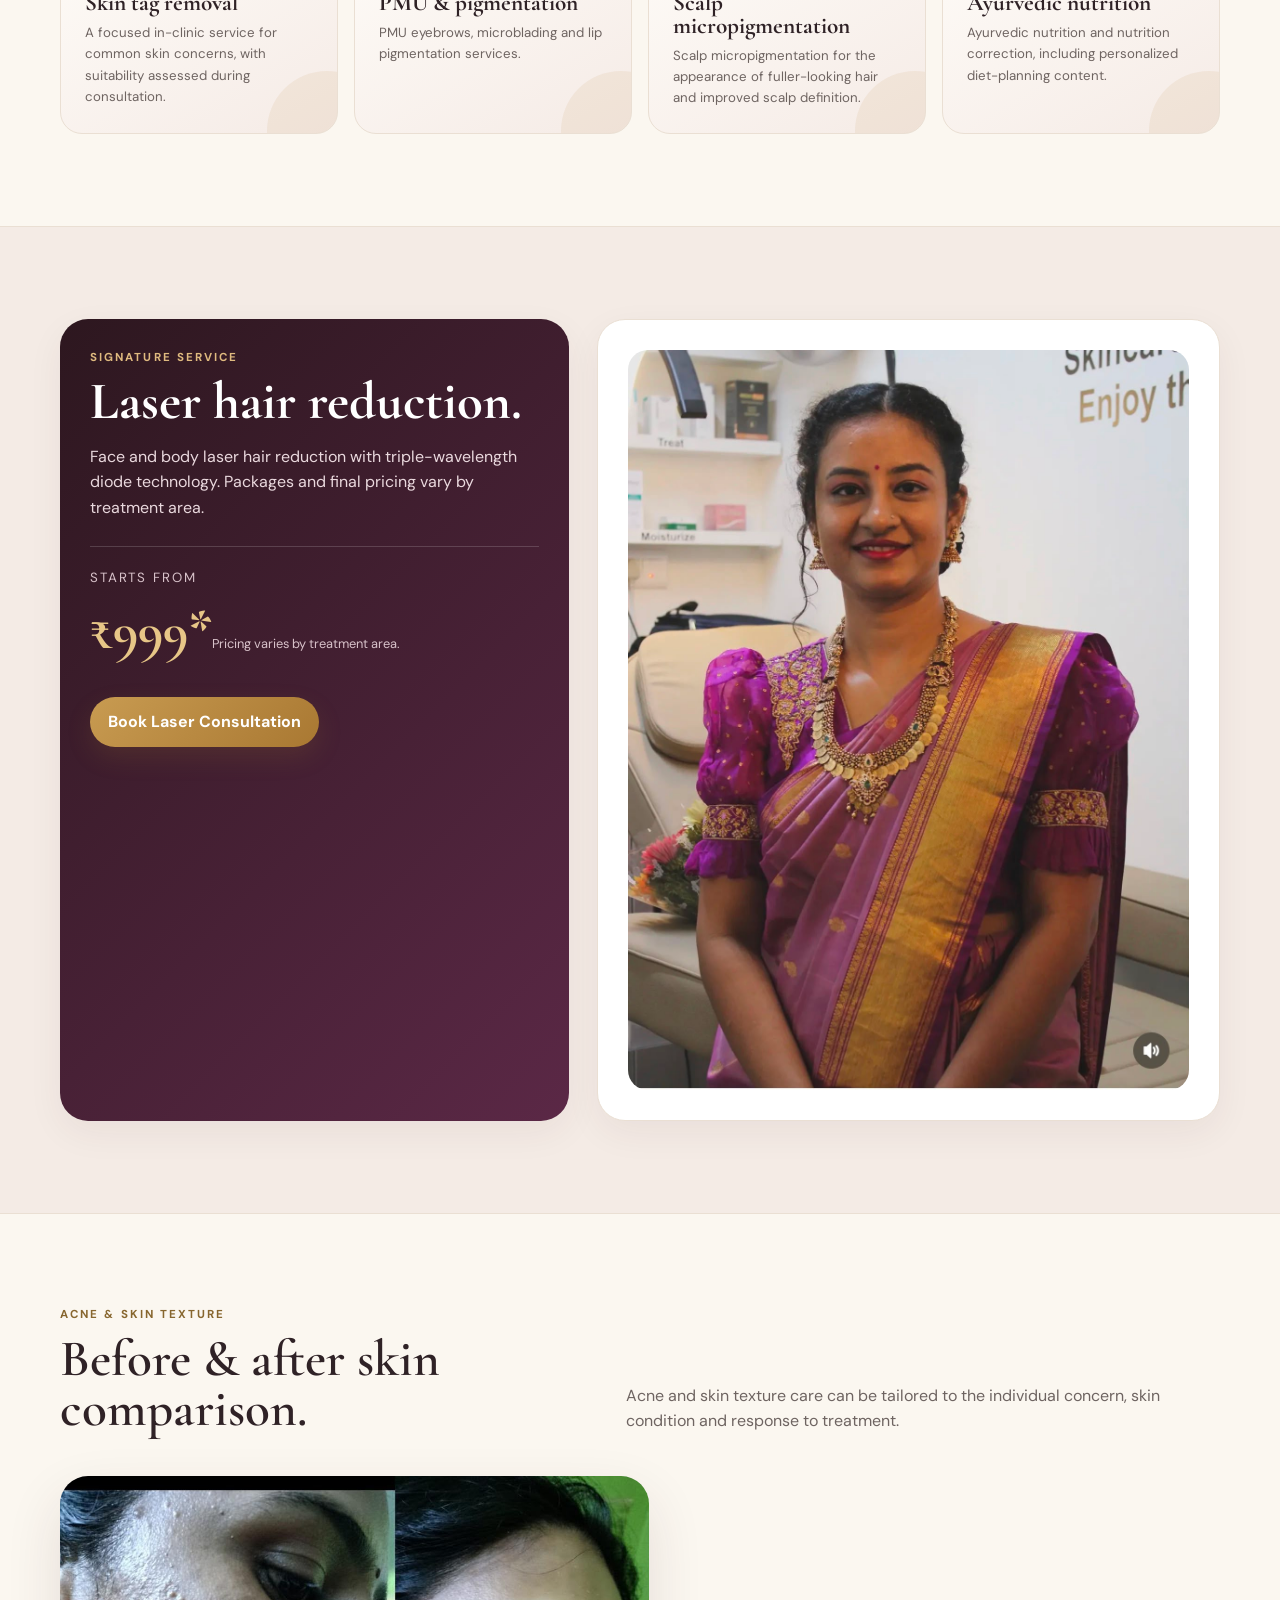
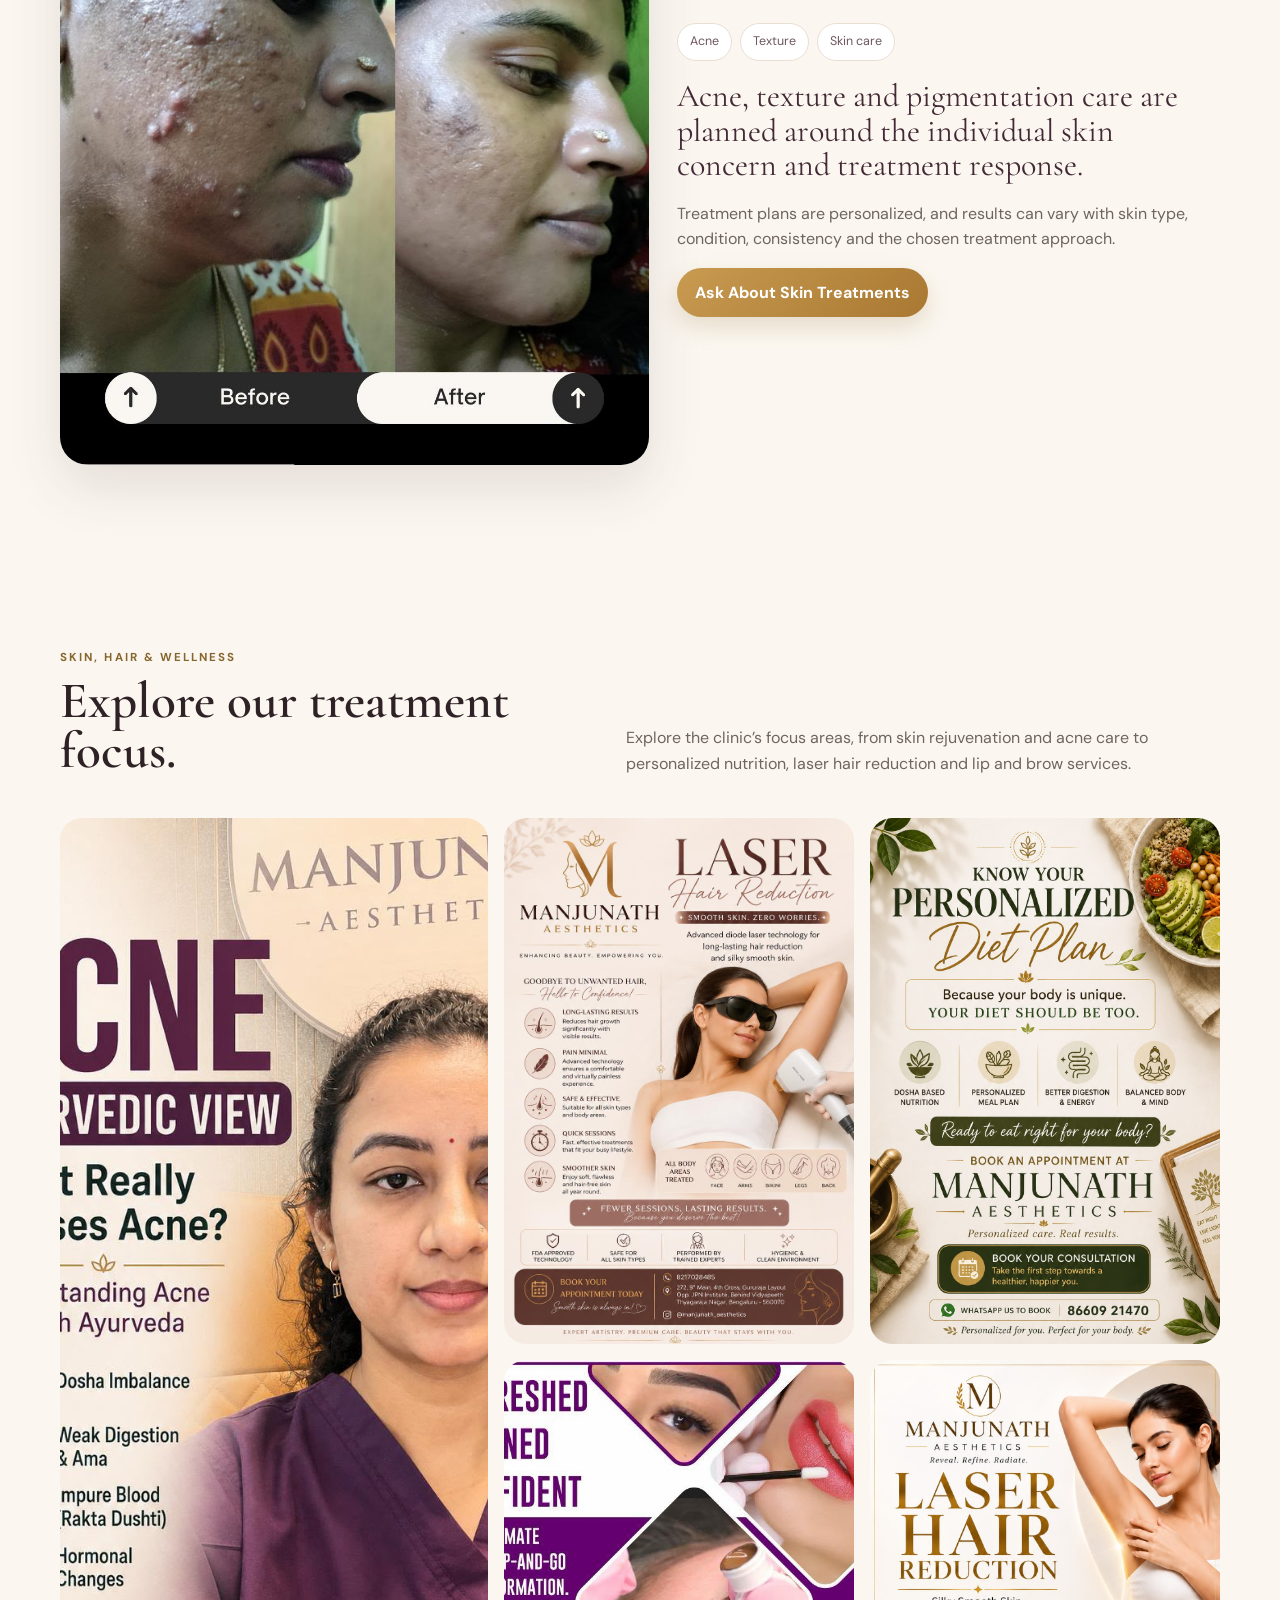
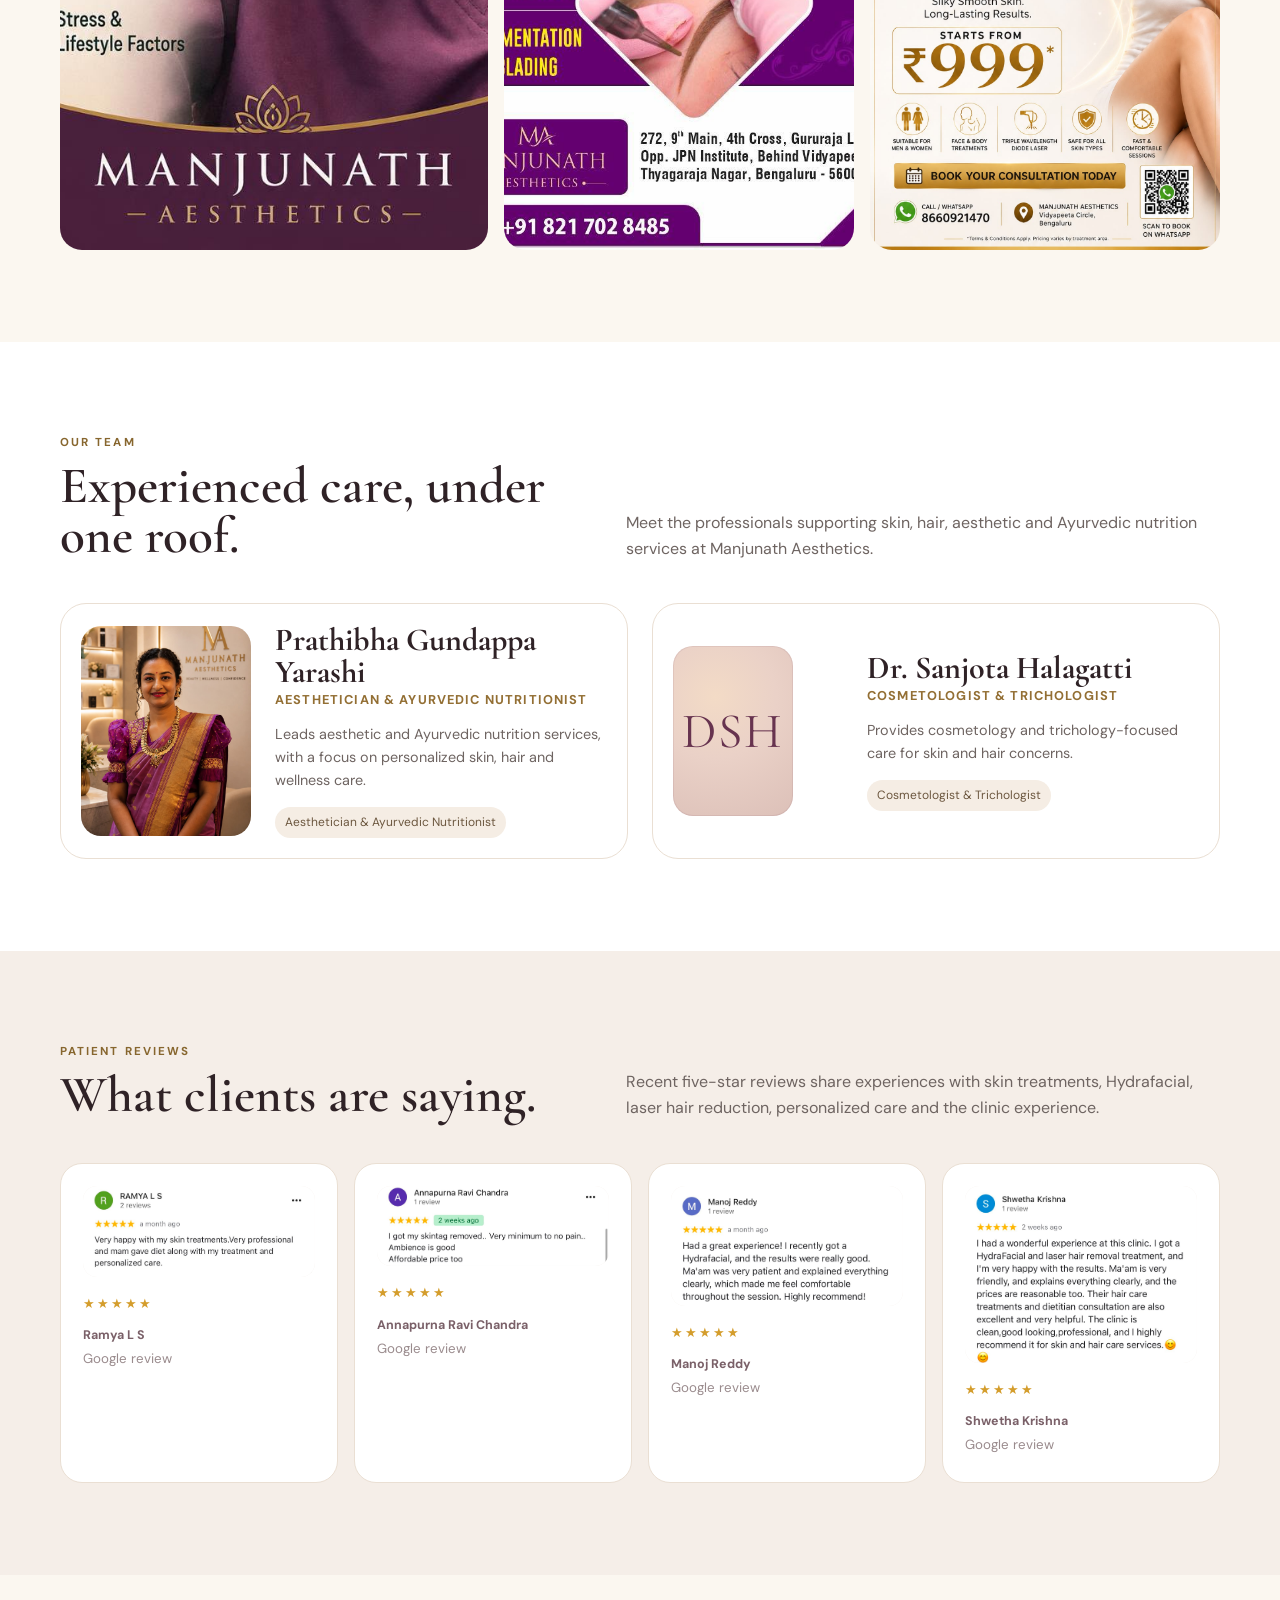
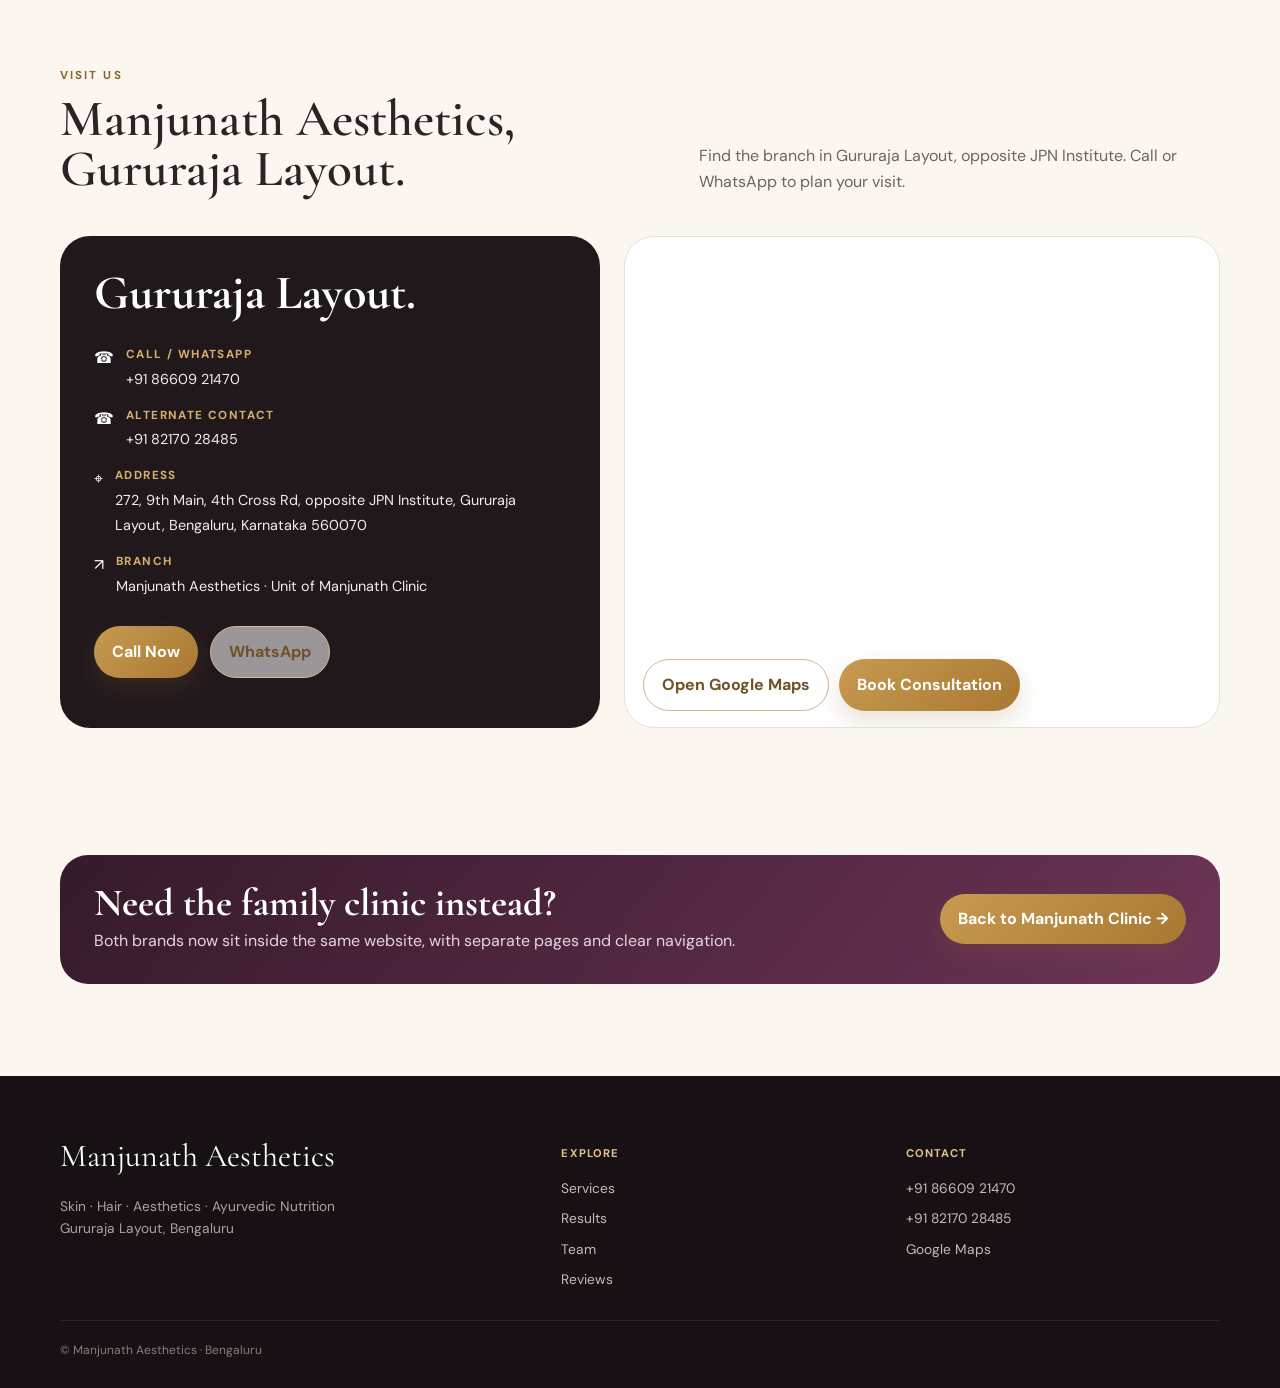
<file: aesthetics.html>
<!doctype html>
<html lang="en">
<head>
  <meta charset="utf-8">
  <meta name="viewport" content="width=device-width, initial-scale=1">
  <title>Manjunath Aesthetics | Skin, Hair & Wellness | Bengaluru</title>
  <meta name="description" content="Manjunath Aesthetics in Gururaja Layout, Bengaluru — skin, hair, laser hair reduction, acne, pigmentation, PMU and Ayurvedic nutrition services.">
  <link rel="stylesheet" href="styles.css">
</head>
<body data-page="aesthetics">
  <div class="utility"><div class="container"><span>Skin · Hair · Aesthetics · Nutrition</span><span class="phone-top">+91 86609 21470</span><nav class="brand-switch"><a data-page-link="clinic" href="index.html">Manjunath Clinic</a><a data-page-link="aesthetics" href="aesthetics.html">Manjunath Aesthetics</a></nav></div></div>
  <header class="nav"><div class="container inner">
    <a class="wordmark aesthetics-wordmark" href="aesthetics.html"><img src="images2/aesthetics-logo-wide.jpg" alt="Manjunath Aesthetics logo"><span class="brand-tagline">Skin · Hair · Wellness</span></a>
    <nav class="navlinks"><a href="#services">Services</a><a href="#results">Results</a><a href="#team">Team</a><a href="#reviews">Reviews</a><a href="#visit">Visit</a></nav>
    <a class="cta cta-gold" href="tel:+918660921470">Book Consultation</a>
  </div></header>

  <main>
    <section class="hero"><div class="container hero-grid">
      <div class="reveal"><div class="hero-intro-logo"><img src="images2/aesthetics-logo-circle.jpg" alt="Manjunath Aesthetics logo"></div><div class="eyebrow">Manjunath Aesthetics · Gururaja Layout</div><h1>Reveal. Refine. Radiate.</h1><p class="lead">A focused skin, hair and wellness branch offering facial treatments, acne and pigmentation care, hair and scalp treatments, laser hair reduction, semi-permanent makeup and Ayurvedic nutrition correction.</p><div class="hero-actions"><a class="cta cta-gold" href="tel:+918660921470">Call / WhatsApp · 86609 21470</a><a class="cta cta-outline" href="https://maps.app.goo.gl/QVd2ho52H1RcroMB9?g_st=ic" target="_blank" rel="noopener">Get Directions</a></div><div class="hero-badges"><span class="hero-badge">Skin care</span><span class="hero-badge">Hair & scalp</span><span class="hero-badge">Laser hair reduction</span><span class="hero-badge">Ayurvedic nutrition</span></div></div>
      <div class="hero-visual reveal"><div class="hero-photo"><img src="images2/prathibha-portrait.jpg" alt="Prathibha Gundappa Yarashi at Manjunath Aesthetics"></div></div>
    </div></section>

    <section id="services"><div class="container reveal"><div class="section-head"><div><div class="kicker">Services</div><h2>Skin, hair & wellness care.</h2></div><p>Choose from skin, hair, laser, beauty and nutrition services tailored to your concerns.</p></div><div class="service-grid">
      <article class="service-card"><div class="icon">✦</div><h3>Skin treatments</h3><p>Facial treatments, chemical peels, hydrafacial, dermaplaning, microdermabrasion and skin rejuvenation.</p></article>
      <article class="service-card"><div class="icon">◌</div><h3>Acne & pigmentation</h3><p>Acne and scar therapy, melasma management, de-pigmentation and dull-skin care.</p></article>
      <article class="service-card"><div class="icon">⌁</div><h3>Hair & scalp</h3><p>Hair loss, hair thinning, dandruff treatment and scalp-focused services.</p></article>
      <article class="service-card"><div class="icon">✧</div><h3>Laser hair reduction</h3><p>Face and body laser hair reduction using triple-wavelength diode technology, with session plans based on the treatment area.</p></article>
      <article class="service-card"><div class="icon">♡</div><h3>Skin tag removal</h3><p>A focused in-clinic service for common skin concerns, with suitability assessed during consultation.</p></article>
      <article class="service-card"><div class="icon">✎</div><h3>PMU & pigmentation</h3><p>PMU eyebrows, microblading and lip pigmentation services.</p></article>
      <article class="service-card"><div class="icon">◒</div><h3>Scalp micropigmentation</h3><p>Scalp micropigmentation for the appearance of fuller-looking hair and improved scalp definition.</p></article>
      <article class="service-card"><div class="icon">❧</div><h3>Ayurvedic nutrition</h3><p>Ayurvedic nutrition and nutrition correction, including personalized diet-planning content.</p></article>
    </div></div></section>

    <section style="background:#f4ebe5;border-block:1px solid var(--line)"><div class="container reveal"><div class="split"><div class="panel dark"><div class="kicker" style="color:#dfba7f">Signature service</div><h2 style="font-size:3.3rem">Laser hair reduction.</h2><p style="margin-top:16px">Face and body laser hair reduction with triple-wavelength diode technology. Packages and final pricing vary by treatment area.</p><div class="mini-price"><small>Starts from</small><strong>₹999*</strong><span>Pricing varies by treatment area.</span></div><div style="margin-top:22px"><a class="cta cta-gold" href="tel:+918660921470">Book Laser Consultation</a></div></div><div class="panel"><img src="images2/laser-hair-999.jpg" alt="Laser hair reduction promotional poster" style="height:100%;width:100%;object-fit:cover;border-radius:20px"></div></div></div></section>

    <section id="results"><div class="container reveal"><div class="section-head"><div><div class="kicker">Acne & skin texture</div><h2>Before & after skin comparison.</h2></div><p>Acne and skin texture care can be tailored to the individual concern, skin condition and response to treatment.</p></div><div class="before-after"><div class="ba-img"><img src="images2/acne-before-after.jpg" alt="Before and after acne treatment comparison"></div><div class="ba-copy"><div class="tag-row"><span class="tag">Acne</span><span class="tag">Texture</span><span class="tag">Skin care</span></div><div class="quote">Acne, texture and pigmentation care are planned around the individual skin concern and treatment response.</div><p class="section-note">Treatment plans are personalized, and results can vary with skin type, condition, consistency and the chosen treatment approach.</p><a class="cta cta-gold" href="tel:+918660921470">Ask About Skin Treatments</a></div></div></div></section>

    <section><div class="container reveal"><div class="section-head"><div><div class="kicker">Skin, hair & wellness</div><h2>Explore our treatment focus.</h2></div><p>Explore the clinic’s focus areas, from skin rejuvenation and acne care to personalized nutrition, laser hair reduction and lip and brow services.</p></div><div class="gallery"><div class="gallery-item tall"><img src="images2/skin-rejuvenation.jpg" alt="Skin rejuvenation promotional creative"></div><div class="gallery-item"><img src="images2/acne-ayurveda.jpg" alt="Acne Ayurveda educational creative"></div><div class="gallery-item"><img src="images2/diet-plan.jpg" alt="Personalized diet plan creative"></div><div class="gallery-item"><img src="images2/laser-hair.jpg" alt="Laser hair reduction creative"></div><div class="gallery-item"><img src="images2/lip-brow.jpg" alt="Lip pigmentation and microblading creative"></div></div></div></section>

    <section id="team" style="background:#fff"><div class="container reveal"><div class="section-head"><div><div class="kicker">Our team</div><h2>Experienced care, under one roof.</h2></div><p>Meet the professionals supporting skin, hair, aesthetic and Ayurvedic nutrition services at Manjunath Aesthetics.</p></div><div class="team-grid"><article class="person"><img src="images2/prathibha-portrait.jpg" alt="Prathibha Gundappa Yarashi"><div><h3>Prathibha Gundappa Yarashi</h3><div class="role">Aesthetician & Ayurvedic Nutritionist</div><p>Leads aesthetic and Ayurvedic nutrition services, with a focus on personalized skin, hair and wellness care.</p><span class="note">Aesthetician & Ayurvedic Nutritionist</span></div></article><article class="person"><div class="person-mark">DSH</div><div><h3>Dr. Sanjota Halagatti</h3><div class="role">Cosmetologist & Trichologist</div><p>Provides cosmetology and trichology-focused care for skin and hair concerns.</p><span class="note">Cosmetologist & Trichologist</span></div></article></div></div></section>

    <section id="reviews" style="background:#f5eee8"><div class="container reveal"><div class="section-head"><div><div class="kicker">Patient reviews</div><h2>What clients are saying.</h2></div><p>Recent five-star reviews share experiences with skin treatments, Hydrafacial, laser hair reduction, personalized care and the clinic experience.</p></div><div class="testimonials"><article class="review"><img src="images2/review-ramya.jpg" alt="Google review from Ramya L S"><div class="stars">★★★★★</div><strong>Ramya L S</strong><small>Google review</small></article><article class="review"><img src="images2/review-annapurna.jpg" alt="Google review from Annapurna Ravi Chandra"><div class="stars">★★★★★</div><strong>Annapurna Ravi Chandra</strong><small>Google review</small></article><article class="review"><img src="images2/review-manoj.jpg" alt="Google review from Manoj Reddy"><div class="stars">★★★★★</div><strong>Manoj Reddy</strong><small>Google review</small></article><article class="review"><img src="images2/review-shwetha.jpg" alt="Google review from Shwetha Krishna"><div class="stars">★★★★★</div><strong>Shwetha Krishna</strong><small>Google review</small></article></div></div></section>

    <section id="visit"><div class="container reveal"><div class="section-head"><div><div class="kicker">Visit us</div><h2>Manjunath Aesthetics, Gururaja Layout.</h2></div><p>Find the branch in Gururaja Layout, opposite JPN Institute. Call or WhatsApp to plan your visit.</p></div><div class="contact-wrap"><div class="contact-card"><h2>Gururaja Layout.</h2><div class="contact-list"><div class="contact-line"><div>☎</div><div><b>Call / WhatsApp</b><span>+91 86609 21470</span></div></div><div class="contact-line"><div>☎</div><div><b>Alternate contact</b><span>+91 82170 28485</span></div></div><div class="contact-line"><div>⌖</div><div><b>Address</b><span>272, 9th Main, 4th Cross Rd, opposite JPN Institute, Gururaja Layout, Bengaluru, Karnataka 560070</span></div></div><div class="contact-line"><div>↗</div><div><b>Branch</b><span>Manjunath Aesthetics · Unit of Manjunath Clinic</span></div></div></div><div class="hero-actions"><a class="cta cta-gold" href="tel:+918660921470">Call Now</a><a class="cta cta-outline" href="https://wa.me/918660921470" target="_blank" rel="noopener">WhatsApp</a></div></div><div class="map-card"><iframe loading="lazy" src="https://maps.google.com/maps?q=Manjunath%20Aesthetics%20272%209th%20Main%204th%20Cross%20Gururaja%20Layout%20Bengaluru&t=&z=16&ie=UTF8&iwloc=&output=embed" title="Manjunath Aesthetics map"></iframe><div class="map-actions"><a class="cta cta-outline" href="https://maps.app.goo.gl/QVd2ho52H1RcroMB9?g_st=ic" target="_blank" rel="noopener">Open Google Maps</a><a class="cta cta-gold" href="tel:+918660921470">Book Consultation</a></div></div></div></div></section>

    <section style="padding-top:35px"><div class="container reveal"><div class="switch-banner"><div><h3>Need the family clinic instead?</h3><p>Both brands now sit inside the same website, with separate pages and clear navigation.</p></div><a class="cta cta-gold" href="index.html">Back to Manjunath Clinic →</a></div></div></section>
  </main>

  <footer><div class="container foot-grid"><div><div class="foot-brand">Manjunath Aesthetics</div><p>Skin · Hair · Aesthetics · Ayurvedic Nutrition<br>Gururaja Layout, Bengaluru</p></div><div><h4>Explore</h4><div class="foot-links"><a href="#services">Services</a><a href="#results">Results</a><a href="#team">Team</a><a href="#reviews">Reviews</a></div></div><div><h4>Contact</h4><div class="foot-links"><a href="tel:+918660921470">+91 86609 21470</a><a href="tel:+918217028485">+91 82170 28485</a><a href="https://maps.app.goo.gl/QVd2ho52H1RcroMB9?g_st=ic" target="_blank" rel="noopener">Google Maps</a></div></div></div><div class="container copyright">© Manjunath Aesthetics · Bengaluru</div></footer>
  <div class="sticky-book"><a href="tel:+918660921470">☎ Call / WhatsApp · 86609 21470</a></div>
  <script src="script.js"></script>
</body>
</html>
</file>
<file: styles.css>
@import url('https://fonts.googleapis.com/css2?family=Cormorant+Garamond:wght@500;600;700&family=DM+Sans:wght@400;500;600;700&display=swap');

:root{
  --cream:#fbf7f0; --paper:#fffdf9; --ink:#241d1e; --muted:#6e6461;
  --plum:#542142; --plum-2:#7b315f; --rose:#e5c2c2; --gold:#b98b45;
  --gold-light:#d6b375; --sage:#66715d; --line:#eadfd3; --white:#fff;
  --shadow:0 22px 55px rgba(67,35,45,.12); --radius:24px;
}
*{box-sizing:border-box} html{scroll-behavior:smooth;overflow-x:hidden} body{margin:0;overflow-x:hidden;background:var(--cream);color:var(--ink);font-family:'DM Sans',sans-serif;line-height:1.6} img{max-width:100%;display:block} a{text-decoration:none;color:inherit} button{font:inherit}.container{width:min(1160px,calc(100% - 40px));margin:auto}

/* ---------- shared motion ---------- */
.reveal{opacity:0;transform:translateY(28px);transition:opacity .75s ease,transform .75s ease}.reveal.visible{opacity:1;transform:none}
@keyframes float{0%,100%{transform:translate3d(0,0,0)}50%{transform:translate3d(0,-14px,0)}}
@keyframes shimmer{0%{transform:translateX(-110%)}100%{transform:translateX(110%)}}
@keyframes pulse{0%,100%{box-shadow:0 0 0 0 rgba(185,139,69,.28)}50%{box-shadow:0 0 0 12px rgba(185,139,69,0)}}

/* ---------- top navigation ---------- */
.utility{background:#21181c;color:#f2e6db;font-size:.78rem}.utility .container{display:flex;justify-content:space-between;gap:16px;padding:7px 0}.utility a{color:#fff}.brand-switch{display:flex;gap:8px;align-items:center}.brand-switch a{padding:4px 11px;border-radius:999px;opacity:.72}.brand-switch a.active{background:var(--plum);opacity:1}
.nav{position:sticky;top:0;z-index:50;background:rgba(251,247,240,.88);backdrop-filter:blur(16px);border-bottom:1px solid rgba(234,223,211,.9)}.nav .inner{height:78px;display:flex;align-items:center;justify-content:space-between;gap:20px}.wordmark{display:flex;align-items:center;gap:12px}.wordmark img{width:72px;height:42px;object-fit:contain}.wordmark strong{font-family:'Cormorant Garamond',serif;font-size:1.55rem;letter-spacing:.06em;display:block}.wordmark span{font-size:.66rem;letter-spacing:.24em;text-transform:uppercase;color:var(--muted)}.navlinks{display:flex;align-items:center;gap:24px;font-size:.88rem;color:#554949}.navlinks a{position:relative}.navlinks a:after{content:"";position:absolute;left:0;bottom:-8px;width:100%;height:2px;background:var(--gold);transform:scaleX(0);transform-origin:left;transition:.25s}.navlinks a:hover:after{transform:scaleX(1)}
.cta{display:inline-flex;align-items:center;justify-content:center;gap:9px;padding:12px 18px;border-radius:999px;font-weight:700;transition:.22s;cursor:pointer}.cta-gold{background:linear-gradient(135deg,#c89b51,#a97832);color:#fff;box-shadow:0 10px 24px rgba(146,103,47,.2)}.cta-gold:hover{transform:translateY(-2px);box-shadow:0 14px 30px rgba(146,103,47,.28)}.cta-outline{border:1px solid #d3b992;color:#6e5128;background:rgba(255,255,255,.55)}.cta-outline:hover{background:#fff;transform:translateY(-2px)}

/* ---------- hero ---------- */
.hero{position:relative;overflow:hidden;padding:86px 0 70px;background:radial-gradient(circle at 80% 12%,#f6dfdc 0,transparent 31%),linear-gradient(135deg,#fbf4ec 0%,#fffdf9 55%,#f4e7e0 100%)}.hero:before,.hero:after{content:"";position:absolute;border-radius:50%;filter:blur(5px);pointer-events:none}.hero:before{width:420px;height:420px;right:-150px;top:-160px;background:radial-gradient(circle,rgba(185,139,69,.22),transparent 68%);animation:float 9s ease-in-out infinite}.hero:after{width:350px;height:350px;left:-160px;bottom:-190px;background:radial-gradient(circle,rgba(123,49,95,.14),transparent 68%)}.hero-grid{display:grid;grid-template-columns:1.02fr .98fr;gap:70px;align-items:center;position:relative;z-index:2}.eyebrow{display:inline-flex;align-items:center;gap:8px;font-size:.72rem;letter-spacing:.2em;text-transform:uppercase;color:#7c5a2e;font-weight:700;margin-bottom:18px}.eyebrow:before{content:"";width:28px;height:1px;background:var(--gold)}h1,h2,h3{font-family:'Cormorant Garamond',serif;line-height:.98;margin:0;color:#2f2226}h1{font-size:clamp(3.7rem,7vw,6.8rem);font-weight:600;letter-spacing:-.035em;max-width:8.5ch}.hero .lead{font-size:1.06rem;color:var(--muted);max-width:60ch;margin:24px 0 30px}
.hero-intro-logo{
  width:150px;
  height:150px;
  padding:9px;
  margin:0 0 22px 0;
  border-radius:28px;
  background:rgba(255,255,255,.88);
  border:1px solid rgba(145,103,63,.14);
  box-shadow:0 16px 36px rgba(70,37,45,.10), 0 0 0 8px rgba(255,255,255,.34);
}
.hero-intro-logo img{
  width:100%;
  height:100%;
  object-fit:contain;
  border-radius:20px;
}
.hero-actions{display:flex;gap:12px;flex-wrap:wrap}.hero-badges{display:flex;gap:12px;flex-wrap:wrap;margin-top:24px}.hero-badge{background:rgba(255,255,255,.66);border:1px solid var(--line);padding:9px 13px;border-radius:999px;font-size:.78rem;color:#5f4e52}
.hero-visual{position:relative;min-height:540px}.hero-logo-card{position:absolute;top:16px;left:0;width:190px;z-index:3;background:rgba(255,255,255,.88);border:1px solid var(--line);padding:13px;border-radius:18px;box-shadow:var(--shadow);animation:float 6s ease-in-out infinite}.hero-logo-card img{border-radius:11px}.hero-photo{height:540px;border-radius:40px;overflow:hidden;box-shadow:0 32px 70px rgba(62,34,45,.2);transform:rotate(1.6deg);background:#eadbd8}.hero-photo img{width:100%;height:100%;object-fit:cover}.floating-stat{position:absolute;right:-24px;bottom:36px;z-index:3;background:#21181c;color:#fff;padding:18px 20px;border-radius:20px;min-width:180px;box-shadow:var(--shadow)}.floating-stat strong{display:block;font-family:'Cormorant Garamond',serif;font-size:2rem;color:#f2cf9b}.floating-stat span{font-size:.74rem;color:#d6c3c4}

section{padding:92px 0}.section-head{display:flex;justify-content:space-between;align-items:end;gap:24px;margin-bottom:42px}.kicker{font-size:.72rem;text-transform:uppercase;letter-spacing:.18em;color:#87662e;font-weight:700;margin-bottom:9px}.section-head h2{font-size:clamp(2.5rem,4vw,4.2rem);font-weight:600}.section-head p{color:var(--muted);max-width:54ch;margin:0}.section-note{color:var(--muted);max-width:62ch}.doctor-heading{display:flex;align-items:center;gap:18px}.doctor-avatar{width:82px;height:82px;flex:0 0 82px;border-radius:50%;object-fit:cover;object-position:center 22%;border:4px solid #fff;box-shadow:0 0 0 2px #d8c4a2,0 12px 26px rgba(67,35,45,.16);background:#eee}

/* ---------- aesthetics service cards ---------- */
.service-grid{display:grid;grid-template-columns:repeat(4,1fr);gap:16px}.service-card{position:relative;overflow:hidden;min-height:190px;padding:24px;background:linear-gradient(150deg,#fffdf9 0%,#f5ebe6 100%);border:1px solid var(--line);border-radius:22px;transition:.25s}.service-card:hover{transform:translateY(-7px);box-shadow:var(--shadow);border-color:#d8bf9b}.service-card .icon{width:48px;height:48px;border-radius:16px;display:grid;place-items:center;background:#fff1e7;color:#8b6329;margin-bottom:22px}.service-card h3{font-size:1.45rem;margin-bottom:7px}.service-card p{font-size:.83rem;color:var(--muted);margin:0}.service-card:after{content:"";position:absolute;width:120px;height:120px;border-radius:50%;right:-50px;bottom:-58px;background:rgba(185,139,69,.1)}

/* ---------- feature band ---------- */
.split{display:grid;grid-template-columns:.9fr 1.1fr;gap:28px;align-items:stretch}.panel{background:#fff;border:1px solid var(--line);border-radius:28px;padding:30px;box-shadow:0 12px 36px rgba(67,35,45,.06)}.panel.dark{background:linear-gradient(135deg,#2d171f,#5b2846);color:#fff;border:0}.panel.dark h2,.panel.dark h3{color:#fff}.panel.dark p{color:#ead9de}.panel h3{font-size:1.8rem;margin-bottom:12px}.panel p{color:var(--muted)}.checklist{display:grid;gap:11px;margin-top:18px}.check{display:flex;gap:11px;align-items:flex-start;font-size:.92rem}.check i{width:20px;height:20px;border-radius:50%;background:#efe3d2;color:#7a5a2f;display:grid;place-items:center;flex:0 0 auto;font-style:normal;font-size:.74rem}.mini-price{margin-top:25px;padding-top:20px;border-top:1px solid rgba(255,255,255,.16)}.mini-price small{display:block;color:#d8c2ca;text-transform:uppercase;letter-spacing:.14em}.mini-price strong{font-family:'Cormorant Garamond',serif;font-size:3.4rem;color:#e7c687}.mini-price span{font-size:.8rem;color:#d8c2ca}

/* ---------- before/after + gallery ---------- */
.before-after{display:grid;grid-template-columns:1.04fr .96fr;gap:28px;align-items:center}.ba-img{border-radius:28px;overflow:hidden;background:#eee;box-shadow:var(--shadow)}.ba-img img{width:100%;height:100%;object-fit:cover}.ba-copy .quote{font-family:'Cormorant Garamond',serif;font-size:2rem;line-height:1.08;color:#432936;margin:18px 0}.tag-row{display:flex;flex-wrap:wrap;gap:8px}.tag{padding:8px 12px;border-radius:999px;background:#fff;border:1px solid var(--line);font-size:.78rem;color:#6d575d}
.gallery{display:grid;grid-template-columns:1.1fr .9fr .9fr;gap:16px}.gallery-item{position:relative;overflow:hidden;border-radius:22px;min-height:250px;background:#eee}.gallery-item.tall{grid-row:span 2;min-height:516px}.gallery-item img{width:100%;height:100%;object-fit:cover;transition:.5s}.gallery-item:hover img{transform:scale(1.06)}.gallery-item:after{content:"";position:absolute;inset:0;background:linear-gradient(180deg,transparent 55%,rgba(20,12,16,.45));opacity:.0;transition:.25s}.gallery-item:hover:after{opacity:1}

/* ---------- team ---------- */
.team-grid{display:grid;grid-template-columns:1fr 1fr;gap:24px}.person{display:grid;grid-template-columns:170px 1fr;gap:24px;align-items:center;padding:20px;background:#fff;border:1px solid var(--line);border-radius:26px}.person img{width:170px;height:210px;border-radius:20px;object-fit:cover}.person h3{font-size:2rem;margin-bottom:3px}.person .role{color:#936f34;font-size:.8rem;font-weight:700;text-transform:uppercase;letter-spacing:.09em;margin-bottom:12px}.person p{margin:0;color:var(--muted);font-size:.9rem}.person .note{display:inline-block;margin-top:15px;padding:6px 10px;border-radius:999px;background:#f5ede4;color:#6c573f;font-size:.75rem}

/* ---------- testimonials ---------- */
.testimonials{display:grid;grid-template-columns:repeat(4,1fr);gap:16px}.review{background:#fff;border:1px solid var(--line);border-radius:22px;padding:22px;display:flex;flex-direction:column;min-height:320px;min-width:0;overflow:hidden}.review img{display:block;width:100%;max-width:100%;height:auto;aspect-ratio:auto;object-fit:contain;object-position:center;border-radius:14px;margin:0 0 17px;background:#f7f1ec}.stars{color:#d49d2c;letter-spacing:2px;font-size:.8rem}.review p{font-size:.9rem;color:#51474a;margin:11px 0 18px}.review strong{font-size:.78rem;color:#7a6068;margin-top:auto}.review small{color:#9a8b8d}

/* ---------- contact / location ---------- */
.contact-wrap{display:grid;grid-template-columns:.95fr 1.05fr;gap:24px}.contact-card{background:#21181c;color:#fff;border-radius:30px;padding:34px}.contact-card h2{color:#fff;font-size:3rem}.contact-card p{color:#d8c9cd}.contact-list{display:grid;gap:14px;margin:28px 0}.contact-line{display:flex;gap:12px;align-items:flex-start}.contact-line b{display:block;font-size:.73rem;text-transform:uppercase;letter-spacing:.12em;color:#d7b06d;margin-bottom:2px}.contact-line span{color:#f5ebed;font-size:.9rem}.contact-line a{display:block;color:#f5ebed;font-size:.9rem;text-decoration:none;margin-top:2px}.contact-line a:hover{text-decoration:underline}.map-card{background:#fff;border:1px solid var(--line);border-radius:30px;padding:12px;overflow:hidden}.map-card iframe{width:100%;height:390px;border:0;border-radius:22px}.map-actions{display:flex;gap:10px;padding:12px 6px 4px;flex-wrap:wrap}

/* ---------- clinic page ---------- */
.clinic-hero{background:linear-gradient(120deg,#e9f0ec 0%,#fffdf9 54%,#eef5ee 100%)}.clinic-hero h1{color:#164a44;max-width:9ch}.clinic-hero .hero-photo{transform:none}.clinic-hero .hero-logo-card{width:170px}.clinic-cards{display:grid;grid-template-columns:repeat(3,1fr);gap:18px}.clinic-card{background:#fff;border:1px solid #dfe8e3;border-radius:22px;padding:23px}.clinic-card b{display:block;text-transform:uppercase;letter-spacing:.1em;font-size:.69rem;color:#1f6b62;margin-bottom:8px}.clinic-card span{color:#52615d;font-size:.88rem}.clinic-service-grid{display:grid;grid-template-columns:repeat(4,1fr);gap:14px}.clinic-service{background:#edf5f1;border-radius:17px;padding:18px;font-weight:600;color:#164a44;border:1px solid #dce8e1}.switch-banner{background:linear-gradient(130deg,#341a2a,#6e3457);color:#fff;border-radius:28px;padding:30px 34px;display:flex;justify-content:space-between;align-items:center;gap:22px}.switch-banner h3{color:#fff;font-size:2.4rem}.switch-banner p{color:#e6d6dc;margin:6px 0 0;max-width:64ch}

footer{background:#171116;color:#ddd0d4;padding:54px 0 28px}.foot-grid{display:grid;grid-template-columns:1.2fr .8fr .8fr;gap:30px}.foot-brand{font-family:'Cormorant Garamond',serif;font-size:2rem;color:#fff}.foot-grid p{color:#ae9fa4;font-size:.86rem}.foot-grid h4{color:#e5c28a;text-transform:uppercase;letter-spacing:.1em;font-size:.7rem}.foot-links{display:grid;gap:8px;font-size:.86rem;color:#c5b9bc}.copyright{border-top:1px solid #30242a;margin-top:30px;padding-top:20px;color:#897b80;font-size:.75rem}
.sticky-book{display:none;position:fixed;left:14px;right:14px;bottom:14px;z-index:80}.sticky-book a{display:flex;justify-content:center;align-items:center;gap:9px;background:#21181c;color:#fff;border:1px solid rgba(255,255,255,.08);padding:14px;border-radius:15px;box-shadow:0 18px 40px rgba(0,0,0,.22);animation:pulse 2.8s ease-in-out infinite;font-weight:700}

@media (max-width: 980px){.navlinks{display:none}.hero-grid,.split,.before-after,.contact-wrap{grid-template-columns:1fr}.hero{padding-top:58px}.hero-visual{min-height:460px}.hero-photo{height:460px}.service-grid{grid-template-columns:repeat(2,1fr)}.testimonials{grid-template-columns:repeat(2,1fr)}.clinic-service-grid{grid-template-columns:repeat(2,1fr)}.clinic-cards{grid-template-columns:1fr 1fr}.team-grid{grid-template-columns:1fr}.gallery{grid-template-columns:1fr 1fr}.gallery-item.tall{grid-row:auto;min-height:360px}}
@media (max-width: 640px){
  .container{width:min(100% - 24px,1160px)}

  /* Compact mobile brand switcher: prevents the long clinic label and brand names from colliding. */
  .utility .container{padding:0;display:block}
  .utility .container > span:first-child,.utility .phone-top{display:none}
  .brand-switch{display:flex;width:100%;gap:4px;justify-content:stretch;padding:4px 8px}
  .brand-switch a{flex:1;text-align:center;padding:10px 8px;font-size:.82rem;line-height:1.15}

  /* Keep the sticky header compact and prevent the CTA from becoming a full-width block. */
  .nav .inner{height:68px;gap:8px;min-width:0}
  .wordmark{min-width:0;flex:1 1 auto;gap:7px;overflow:hidden}
  .wordmark img{width:48px;height:34px;flex:0 0 48px}
  .wordmark-text{display:block!important;min-width:0;width:116px;max-width:116px;overflow:visible}
  .wordmark strong{display:block;font-size:1.02rem;line-height:.92;white-space:normal;letter-spacing:.02em;width:auto;max-width:none}
  .wordmark-text > span{display:none!important}
  .nav .cta{width:auto;flex:0 0 auto;padding:9px 11px;font-size:.76rem;white-space:nowrap}

  .hero{padding:54px 0 48px}
  .hero-grid{gap:38px}
  .hero-visual{min-height:400px}
  .hero-photo{height:400px;border-radius:26px}
  .hero-logo-card{width:130px;top:8px}
  .floating-stat{right:-4px;bottom:18px;min-width:145px;padding:14px}
  .floating-stat strong{font-size:1.6rem}
  h1{font-size:clamp(3.2rem,18vw,5rem)}
  section{padding:68px 0}
  .section-head{display:block;margin-bottom:28px}
  .section-head h2{margin-bottom:10px}
  .doctor-heading{align-items:center;gap:14px}
  .doctor-avatar{width:68px;height:68px;flex-basis:68px;border-width:3px}
  .service-grid,.testimonials,.clinic-cards,.clinic-service-grid{grid-template-columns:1fr}
  .gallery{grid-template-columns:1fr}
  .gallery-item,.gallery-item.tall{min-height:320px}
  .person{grid-template-columns:100px 1fr;gap:16px}
  .person img{width:100px;height:132px}
  .person h3{font-size:1.6rem}
  .switch-banner{align-items:flex-start;flex-direction:column}
  .switch-banner h3{font-size:2rem}
  .contact-card{padding:26px}
  .contact-card h2{font-size:2.5rem}
  .map-card iframe{height:300px}
  .foot-grid{grid-template-columns:1fr}
  .cta{max-width:100%}
  .review{padding:18px 14px}
  .review img{width:100%;max-width:100%;height:auto}
}
/* ---------- mobile header collision guard ---------- */
@media (max-width:640px){
  .nav .inner{overflow:hidden}
  .nav .cta{position:relative;z-index:2}
  .wordmark-text{flex:0 0 116px}
  .wordmark strong{word-break:normal;overflow-wrap:normal}
}

@media (prefers-reduced-motion:reduce){*,*:before,*:after{animation:none!important;transition:none!important;scroll-behavior:auto!important}}

/* ---------- refined content presentation ---------- */
.person-no-photo{grid-template-columns:120px 1fr}.person-mark{width:120px;height:170px;border-radius:20px;display:grid;place-items:center;background:radial-gradient(circle at 35% 30%,#f3dbc6 0,#ead1c7 43%,#dcc0b8 100%);color:#67334f;font-family:'Cormorant Garamond',serif;font-size:3.1rem;letter-spacing:.04em;box-shadow:inset 0 0 0 1px rgba(84,33,66,.08)}
.gallery-labeled .gallery-item{isolation:isolate}.gallery-caption{position:absolute;left:16px;right:16px;bottom:16px;z-index:2;color:#fff;text-shadow:0 2px 8px rgba(0,0,0,.35)}.gallery-caption strong{display:block;font-family:'Cormorant Garamond',serif;font-size:1.55rem;line-height:1}.gallery-caption span{display:block;margin-top:4px;font-size:.72rem;letter-spacing:.02em;color:#f5eeee}.gallery-item:has(.gallery-caption):after{opacity:1;background:linear-gradient(180deg,transparent 42%,rgba(20,12,16,.72))}
.sticky-book{display:none!important}
@media (max-width:640px){.person-no-photo{grid-template-columns:92px 1fr}.person-mark{width:92px;height:126px;font-size:2.4rem}.gallery-caption strong{font-size:1.35rem}.gallery-caption span{font-size:.68rem}}


/* ---------- final client-request refinements ---------- */
.aesthetics-wordmark{min-width:0}
.aesthetics-wordmark img{width:150px;height:54px;object-fit:contain;border-radius:4px}
.brand-tagline{display:block;font-size:.62rem;letter-spacing:.20em;text-transform:uppercase;color:var(--muted);white-space:nowrap}
.clinic-experience-grid{display:grid;grid-template-columns:repeat(3,1fr);gap:16px}
.experience-card{padding:24px;background:#fff;border:1px solid var(--line);border-radius:22px;box-shadow:0 10px 28px rgba(67,35,45,.06);transition:.25s}
.experience-card:hover{transform:translateY(-5px);box-shadow:var(--shadow)}
.experience-card h3{font-size:1.55rem;margin-bottom:9px}
.experience-card p{margin:0;color:var(--muted);font-size:.9rem}
.review strong{margin-top:12px}
.review small{margin-top:2px}
@media (max-width:980px){.clinic-experience-grid{grid-template-columns:1fr 1fr}.aesthetics-wordmark img{width:130px;height:50px}}
@media (max-width:640px){
  .aesthetics-wordmark{gap:7px;flex:1;min-width:0}
  .aesthetics-wordmark img{width:122px;height:48px;flex:0 0 122px}
  .brand-tagline{display:none}
  .nav .cta{padding:10px 13px;font-size:.78rem;white-space:nowrap;flex:0 0 auto}
  .nav .inner{gap:8px}
  .hero h1{font-size:4.25rem;max-width:7.2ch}
  .hero-logo-card{width:165px}
  .clinic-experience-grid{grid-template-columns:1fr}
}

@media (max-width:680px){.hero-intro-logo{width:165px;height:165px;border-radius:28px;padding:10px;margin-bottom:24px}.hero-intro-logo img{border-radius:20px}}


/* Final mobile hero cleanup */
@media (max-width:640px){
  .hero-intro-logo{width:165px;height:165px;margin:0 0 24px 0;padding:10px;border-radius:28px;}
  .hero-intro-logo img{width:100%;height:100%;object-fit:contain;border-radius:20px;}
  .hero-logo-card{display:none!important;}
}


/* ---------- final responsive logo sizing ---------- */
/* Desktop/laptop: keep the hero logo compact and balanced beside the portrait. */
.hero-intro-logo{
  width:150px !important;
  height:150px !important;
}
.hero-logo-card{display:none !important;}

@media (max-width:680px){
  /* Mobile: larger logo, matching the requested reference size. */
  .hero-intro-logo{
    width:165px !important;
    height:165px !important;
  }
}

/* ---------- Manjunath Clinic review gallery ---------- */
.clinic-reviews-grid{
  display:grid;
  grid-template-columns:repeat(3,minmax(0,1fr));
  gap:20px;
}
.clinic-review-card{
  background:#fff;
  border:1px solid var(--line);
  border-radius:22px;
  padding:14px;
  min-width:0;
  overflow:hidden;
  box-shadow:0 10px 28px rgba(46,28,31,.06);
  transition:transform .25s ease,box-shadow .25s ease;
}
.clinic-review-card:hover{
  transform:translateY(-4px);
  box-shadow:0 18px 34px rgba(46,28,31,.11);
}
.clinic-review-card > img{
  width:100%;
  height:auto;
  display:block;
  object-fit:contain;
  object-position:center;
  background:#faf7f4;
  border-radius:14px;
}
.clinic-review-card .review-meta{
  padding:12px 4px 2px;
}
.clinic-review-card .review-meta strong{
  color:#5e464d;
  font-size:.9rem;
}
@media (max-width:900px){
  .clinic-reviews-grid{grid-template-columns:repeat(2,minmax(0,1fr));}
}
@media (max-width:640px){
  /* Do not hide content on touch devices; mobile must remain readable even before observers fire. */
  .reveal{opacity:1 !important;transform:none !important;}
  .clinic-reviews-grid{grid-template-columns:1fr;gap:16px;}
  .clinic-review-card{padding:10px;border-radius:18px;}
  .clinic-review-card .review-meta{padding:10px 4px 2px;}
}
</file>
